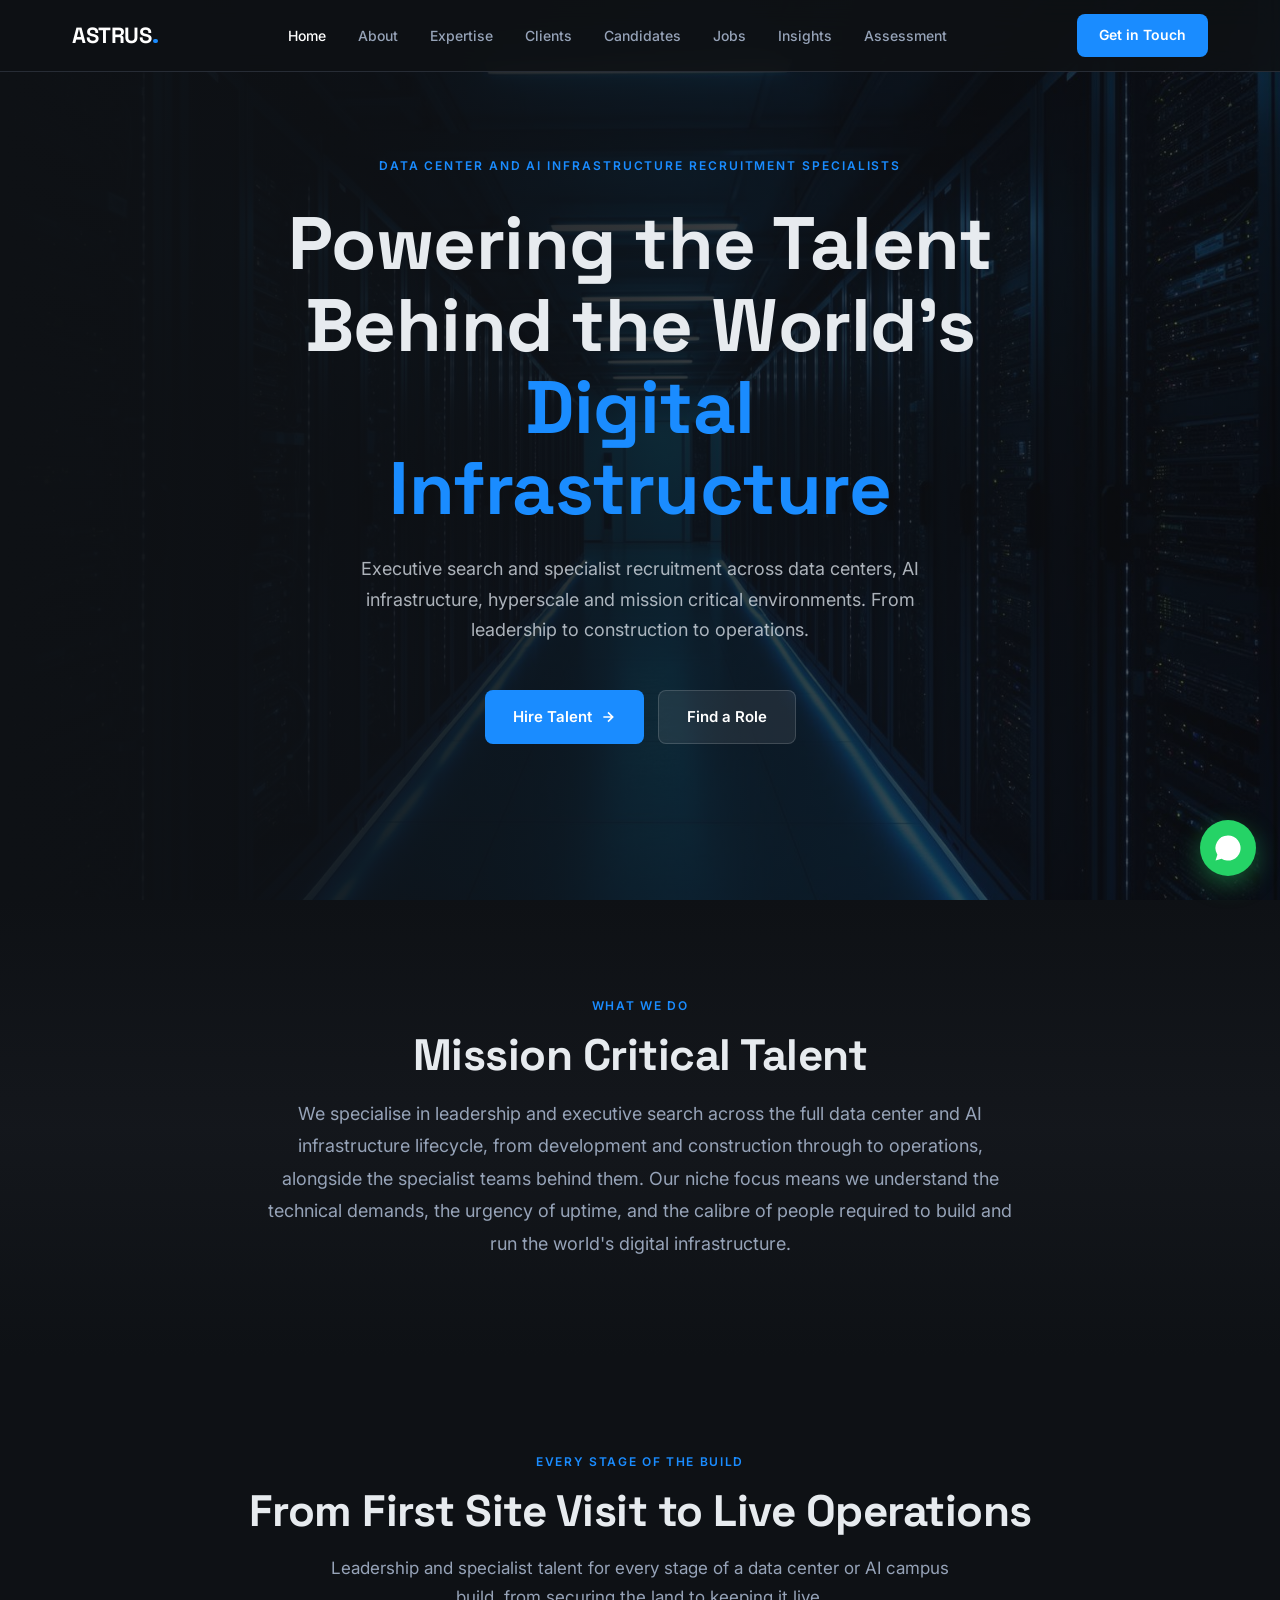
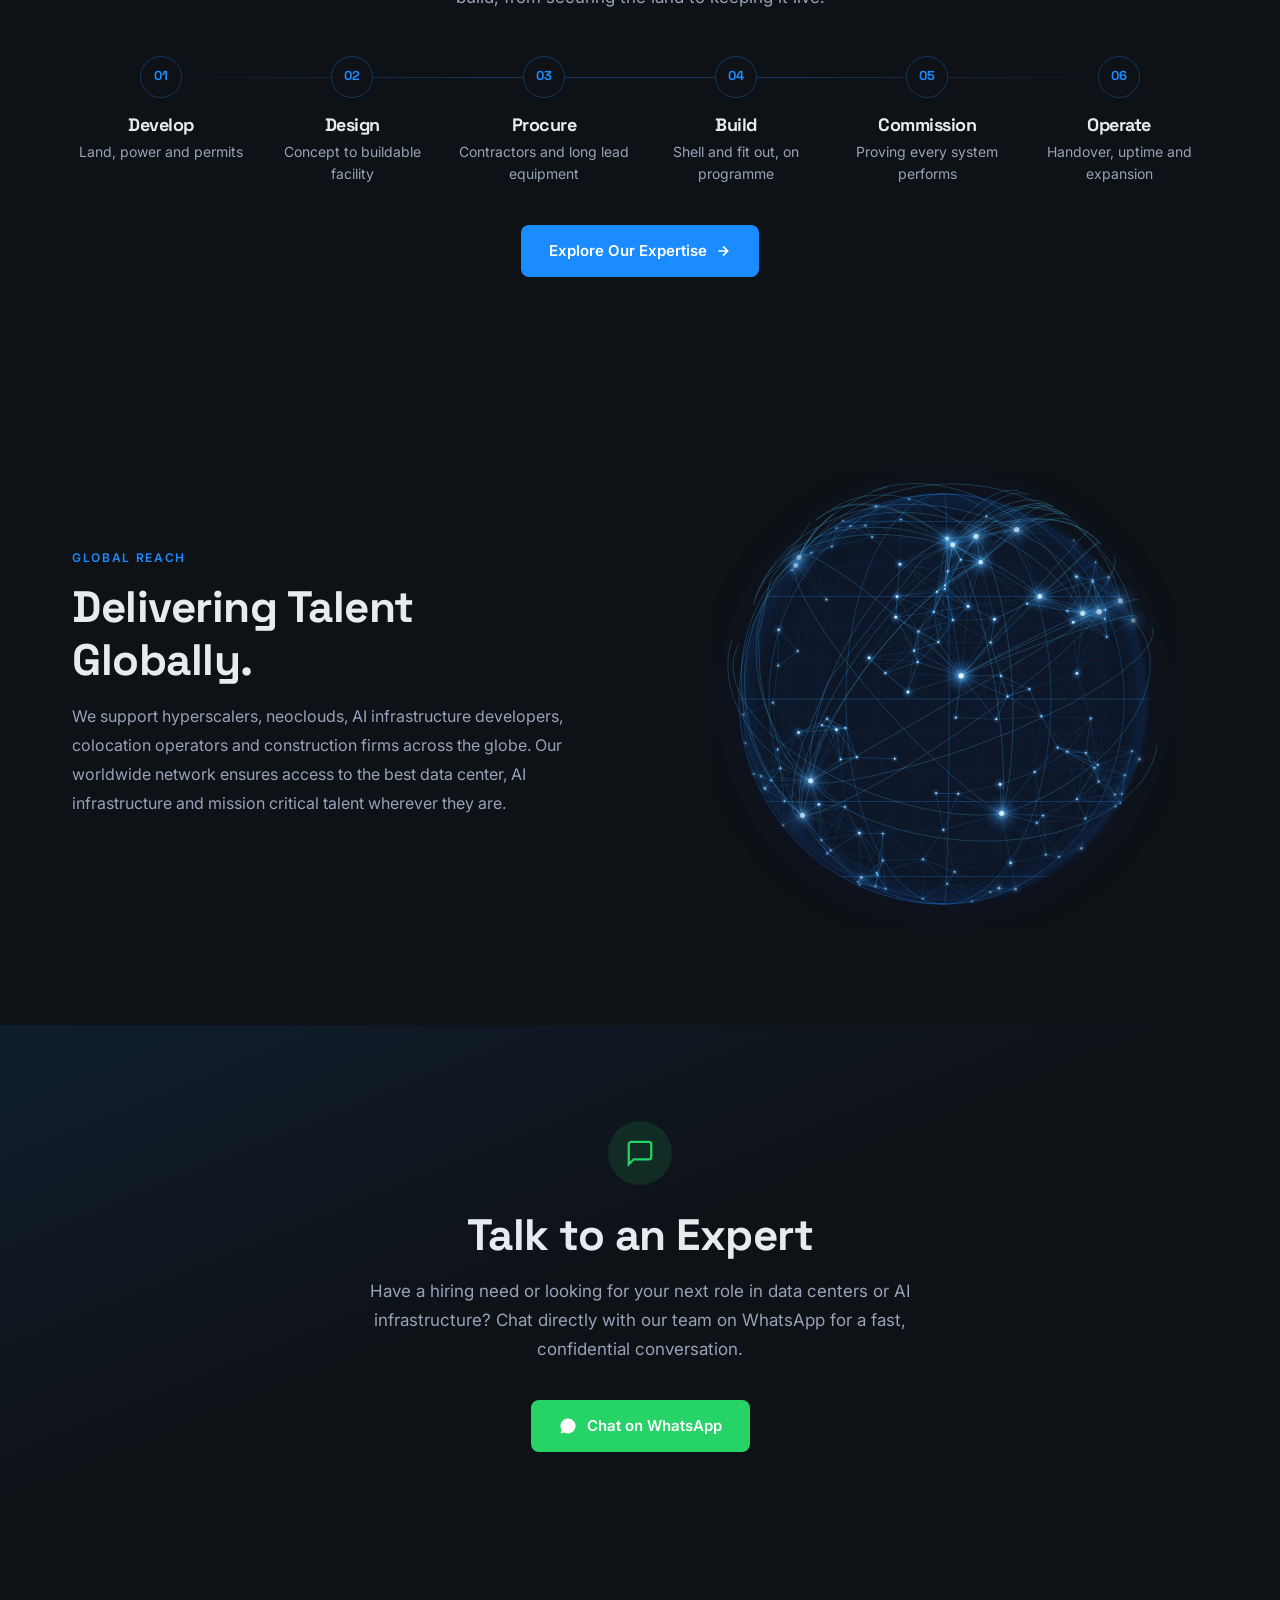
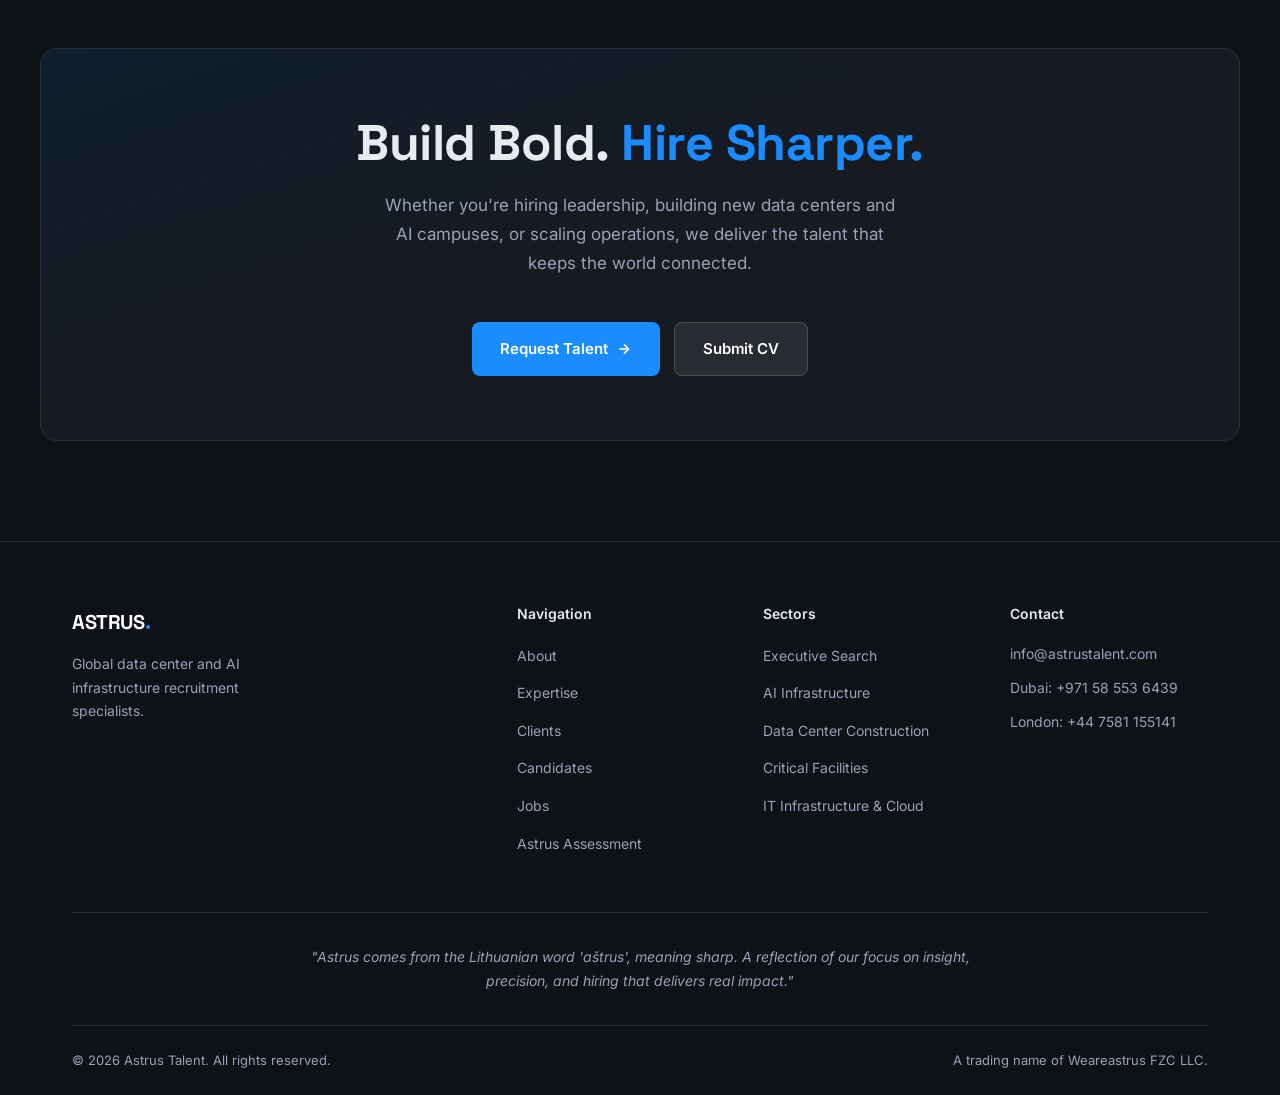
<file: index.html>
<!DOCTYPE html>
<html lang="en">
<head>
<!-- Google tag (gtag.js) -->
<script async src="https://www.googletagmanager.com/gtag/js?id=G-Y46DG24L52"></script>
<script>
  window.dataLayer = window.dataLayer || [];
  function gtag(){dataLayer.push(arguments);}
  gtag('js', new Date());
  gtag('config', 'G-Y46DG24L52');
</script>
  <meta charset="UTF-8">
  <meta name="viewport" content="width=device-width, initial-scale=1.0">
  <meta name="description" content="Astrus Talent is a global executive search and recruitment specialist for data centers, AI infrastructure, hyperscale and mission critical environments, from leadership to construction to operations.">
  <meta name="keywords" content="data center recruitment, AI infrastructure recruitment, data center executive search, AI data center jobs, hyperscale recruitment, neocloud recruitment, colocation jobs, mission critical staffing, data center headhunter">
  <meta name="robots" content="index, follow">
  <meta name="theme-color" content="#0f1420">

  <title>Astrus Talent | Data Center and AI Infrastructure Recruitment Specialists</title>

  <link rel="canonical" href="https://astrustalent.com/">

  <!-- Open Graph -->
  <meta property="og:type" content="website">
  <meta property="og:url" content="https://astrustalent.com/">
  <meta property="og:title" content="Astrus Talent | Data Center and AI Infrastructure Recruitment Specialists">
  <meta property="og:description" content="Executive search and specialist recruitment across data centers, AI infrastructure, hyperscale and mission critical environments. From leadership to construction to operations.">
  <meta property="og:site_name" content="Astrus Talent">

  <!-- Twitter Card -->
  <meta name="twitter:card" content="summary_large_image">
  <meta name="twitter:title" content="Astrus Talent | Data Center and AI Infrastructure Recruitment">
  <meta name="twitter:description" content="Global executive search and specialist recruitment for data centers, AI infrastructure and mission critical environments.">

  <!-- Structured Data -->
  <script type="application/ld+json">
  {
    "@context": "https://schema.org",
    "@graph": [
      {
        "@type": "Organization",
        "@id": "https://astrustalent.com/#organization",
        "name": "Astrus Talent",
        "url": "https://astrustalent.com/",
        "description": "Global executive search and specialist recruitment firm for data centers, AI infrastructure and mission critical environments.",
        "areaServed": ["GB", "AE", "EU", "EMEA"],
        "sameAs": ["https://www.linkedin.com/company/astrus-talent"],
        "contactPoint": [
          {
            "@type": "ContactPoint",
            "telephone": "+44-7581-155141",
            "contactType": "customer service",
            "areaServed": "GB",
            "availableLanguage": "English"
          },
          {
            "@type": "ContactPoint",
            "telephone": "+971-58-553-6439",
            "contactType": "customer service",
            "areaServed": "AE",
            "availableLanguage": "English"
          }
        ]
      },
      {
        "@type": "WebSite",
        "@id": "https://astrustalent.com/#website",
        "url": "https://astrustalent.com/",
        "name": "Astrus Talent",
        "publisher": { "@id": "https://astrustalent.com/#organization" }
      },
      {
        "@type": "EmploymentAgency",
        "@id": "https://astrustalent.com/#agency",
        "name": "Astrus Talent",
        "url": "https://astrustalent.com/",
        "telephone": "+44-7581-155141",
        "email": "info@astrustalent.com",
        "address": { "@type": "PostalAddress", "addressCountry": "GB" }
      }
    ]
  }
  </script>

  <link rel="preconnect" href="https://fonts.googleapis.com">
  <link rel="preconnect" href="https://fonts.gstatic.com" crossorigin>
  <link href="https://fonts.googleapis.com/css2?family=Space+Grotesk:wght@400;500;600;700&family=Inter:wght@400;500;600&display=swap" rel="stylesheet">

  <style>
    *, *::before, *::after { box-sizing: border-box; margin: 0; padding: 0; }

    :root {
      --bg: #0e1115;
      --card: #171a21;
      --card-border: #272c35;
      --blue: #1a8cff;
      --blue-dim: rgba(26,140,255,0.1);
      --blue-border: rgba(26,140,255,0.3);
      --text: #e7ebef;
      --muted: #96a3b8;
      --nav-h: 72px;
    }

    html { scroll-behavior: smooth; }

    body {
      background: var(--bg);
      color: var(--text);
      font-family: 'Inter', sans-serif;
      font-size: 16px;
      line-height: 1.6;
      -webkit-font-smoothing: antialiased;
    }

    h1, h2, h3, h4 {
      font-family: 'Space Grotesk', sans-serif;
      font-weight: 700;
      letter-spacing: -0.5px;
      line-height: 1.2;
    }

    a { color: inherit; text-decoration: none; }

    .container {
      max-width: 1200px;
      margin: 0 auto;
      padding: 0 32px;
    }

    /* ── NAV ── */
    nav {
      position: fixed;
      top: 0; left: 0; right: 0;
      height: var(--nav-h);
      z-index: 100;
      background: rgba(14,17,21,0.9);
      backdrop-filter: blur(16px);
      -webkit-backdrop-filter: blur(16px);
      border-bottom: 1px solid var(--card-border);
    }

    nav .container { height: 100%; }

    .nav-inner {
      display: flex;
      align-items: center;
      justify-content: space-between;
      height: 100%;
    }

    .wordmark {
      font-family: 'Space Grotesk', sans-serif;
      font-weight: 700;
      font-size: 22px;
      letter-spacing: -0.5px;
      color: #fff;
      display: inline-flex;
      align-items: baseline;
    }

    .wordmark .dot {
      display: inline-block;
      width: 0.22em;
      height: 0.22em;
      border-radius: 50%;
      background: var(--blue);
      margin-left: 2px;
      position: relative;
      top: 0.02em;
    }

    .nav-links {
      display: flex;
      align-items: center;
      gap: 32px;
      list-style: none;
    }

    .nav-links a {
      font-size: 14px;
      font-weight: 500;
      color: var(--muted);
      transition: color 0.2s;
    }

    .nav-links a:hover,
    .nav-links a.active { color: #fff; }

    .btn-nav {
      background: var(--blue);
      color: #fff;
      font-family: 'Inter', sans-serif;
      font-weight: 600;
      font-size: 14px;
      padding: 10px 22px;
      border-radius: 8px;
      border: none;
      cursor: pointer;
      transition: background 0.2s, transform 0.15s;
      display: inline-block;
    }

    .btn-nav:hover {
      background: #2563eb;
      transform: translateY(-1px);
    }

    .nav-toggle {
      display: none;
      flex-direction: column;
      gap: 5px;
      cursor: pointer;
      background: none;
      border: none;
      padding: 4px;
    }

    .nav-toggle span {
      display: block;
      width: 22px;
      height: 2px;
      background: var(--text);
      border-radius: 2px;
    }

    /* ── HERO ── */
    #hero {
      position: relative;
      min-height: 100vh;
      display: flex;
      align-items: center;
      justify-content: center;
      text-align: center;
      overflow: hidden;
    }

    .hero-bg {
      position: absolute;
      inset: 0;
      background-image: url('images/hero-datacenter.jpg');
      background-size: cover;
      background-position: center;
    }

    .hero-overlay {
      position: absolute;
      inset: 0;
      background: linear-gradient(to right, #0e1115, rgba(14,17,21,0.85), rgba(14,17,21,0.6));
    }

    .hero-content {
      position: relative;
      z-index: 2;
      max-width: 860px;
      padding: 0 24px;
    }

    .hero-eyebrow {
      font-size: 12px;
      font-weight: 600;
      letter-spacing: 0.16em;
      text-transform: uppercase;
      color: var(--blue);
      margin-bottom: 28px;
    }

    .hero-title {
      font-size: clamp(40px, 5.8vw, 76px);
      color: var(--text);
      margin-bottom: 24px;
      line-height: 1.1;
    }

    .hero-title .accent { color: var(--blue); }

    .hero-sub {
      font-size: clamp(15px, 1.6vw, 18px);
      color: rgba(226,232,240,0.75);
      margin-bottom: 44px;
      line-height: 1.7;
      max-width: 620px;
      margin-left: auto;
      margin-right: auto;
    }

    .hero-ctas {
      display: flex;
      gap: 14px;
      justify-content: center;
      flex-wrap: wrap;
    }

    .btn-hero-primary {
      background: var(--blue);
      color: #fff;
      font-family: 'Inter', sans-serif;
      font-weight: 600;
      font-size: 15px;
      padding: 14px 28px;
      border-radius: 8px;
      border: none;
      cursor: pointer;
      display: inline-flex;
      align-items: center;
      gap: 8px;
      transition: background 0.2s, transform 0.15s;
    }

    .btn-hero-primary:hover {
      background: #2563eb;
      transform: translateY(-1px);
    }

    .btn-hero-primary svg { width: 16px; height: 16px; }

    .btn-hero-secondary {
      background: rgba(255,255,255,0.08);
      color: #fff;
      font-family: 'Inter', sans-serif;
      font-weight: 600;
      font-size: 15px;
      padding: 14px 28px;
      border-radius: 8px;
      border: 1px solid rgba(255,255,255,0.15);
      cursor: pointer;
      display: inline-block;
      transition: background 0.2s, transform 0.15s;
    }

    .btn-hero-secondary:hover {
      background: rgba(255,255,255,0.14);
      transform: translateY(-1px);
    }

    /* ── EXPERTISE ── */
    #expertise {
      padding: 96px 0;
    }

    .section-eyebrow {
      font-size: 12px;
      font-weight: 600;
      letter-spacing: 0.14em;
      text-transform: uppercase;
      color: var(--blue);
      text-align: center;
      margin-bottom: 14px;
    }

    .section-title {
      font-size: clamp(28px, 3.5vw, 44px);
      color: var(--text);
      text-align: center;
      margin-bottom: 16px;
    }

    .section-sub {
      font-size: 17px;
      color: var(--muted);
      text-align: center;
      max-width: 580px;
      margin: 0 auto 64px;
      line-height: 1.7;
    }

    .expertise-grid {
      display: grid;
      grid-template-columns: repeat(2, 1fr);
      gap: 24px;
    }

    .card-supporting {
      font-size: 13px;
      color: var(--muted);
      margin-top: 18px;
      padding-top: 16px;
      border-top: 1px solid var(--card-border);
    }

    .expertise-card {
      background: rgba(23,26,33,0.8);
      border: 1px solid var(--card-border);
      border-radius: 12px;
      overflow: hidden;
      transition: border-color 0.2s, transform 0.2s;
    }

    a.expertise-card { display:block; text-decoration:none; color:inherit; }
    .expertise-card .card-header { margin-bottom:0; }
    .expertise-card .card-body { padding:24px 28px; }
    .expertise-grid { grid-template-columns: repeat(3, 1fr); }
    @media (max-width: 960px) { .expertise-grid { grid-template-columns: repeat(2, 1fr); } }
    .expertise-card:hover {
      border-color: var(--blue-border);
      transform: translateY(-3px);
    }

    .card-image {
      width: 100%;
      height: 220px;
      object-fit: cover;
      display: block;
    }

    .card-body {
      padding: 28px 32px 36px;
    }

    .card-header {
      display: flex;
      align-items: center;
      gap: 14px;
      margin-bottom: 20px;
    }

    .card-icon {
      width: 44px;
      height: 44px;
      border-radius: 10px;
      display: flex;
      align-items: center;
      justify-content: center;
      flex-shrink: 0;
    }

    .card-icon svg { width: 22px; height: 22px; }

    /* All card icons use the single brand blue, matching the live site */
    .card-icon.blue,
    .card-icon.teal,
    .card-icon.orange,
    .card-icon.purple,
    .card-icon.green { background: var(--blue-dim); }

    .card-icon.blue svg,
    .card-icon.teal svg,
    .card-icon.orange svg,
    .card-icon.purple svg,
    .card-icon.green svg { stroke: var(--blue); }

    .card-title {
      font-size: 19px;
      color: var(--text);
      font-weight: 700;
    }

    .card-list {
      list-style: none;
      display: flex;
      flex-direction: column;
      gap: 10px;
    }

    .card-list li {
      font-size: 15px;
      color: var(--muted);
      display: flex;
      align-items: center;
      gap: 10px;
    }

    .card-list li::before {
      content: '';
      width: 6px;
      height: 6px;
      border-radius: 50%;
      background: var(--blue);
      flex-shrink: 0;
    }

    /* ── GLOBAL REACH ── */
    #global {
      padding: 96px 0;
      background: var(--bg);
    }

    .global-inner {
      display: grid;
      grid-template-columns: 1fr 1fr;
      gap: 80px;
      align-items: center;
    }

    .globe-wrap {
      width: 100%;
      display: flex;
      align-items: center;
      justify-content: center;
    }

    .globe-mask {
      width: 460px;
      height: 460px;
      flex-shrink: 0;
    }

    #globeCanvas {
      display: block;
    }

    .global-content .section-eyebrow { text-align: left; }
    .global-content .section-title { text-align: left; }

    .global-content p:not(.section-eyebrow) {
      font-size: 16px;
      color: var(--muted);
      line-height: 1.8;
      margin-bottom: 32px;
    }


    /* ── WHAT WE DO ── */
    #what-we-do {
      padding: 96px 0;
      text-align: center;
      background: linear-gradient(to bottom, #0e1115, rgba(33,36,44,0.3), #0e1115);
    }

    .what-we-do-lead {
      font-size: 18px;
      color: var(--muted);
      line-height: 1.8;
      max-width: 760px;
      margin: 8px auto 0;
    }

    /* ── TALK TO AN EXPERT ── */
    #talk-expert {
      padding: 96px 0;
      text-align: center;
      background: linear-gradient(to right bottom, rgba(26,140,255,0.1), #0e1115, #0e1115);
    }

    .talk-expert-icon {
      width: 64px;
      height: 64px;
      border-radius: 50%;
      background: rgba(37,211,102,0.12);
      display: flex;
      align-items: center;
      justify-content: center;
      margin: 0 auto 24px;
    }

    .talk-expert-icon svg { width: 30px; height: 30px; }

    .btn-whatsapp {
      background: #25d366;
      color: #fff;
      font-family: 'Inter', sans-serif;
      font-weight: 600;
      font-size: 15px;
      padding: 14px 28px;
      border-radius: 8px;
      display: inline-flex;
      align-items: center;
      gap: 10px;
      transition: background 0.2s, transform 0.15s;
    }

    .btn-whatsapp:hover {
      background: #1da851;
      transform: translateY(-1px);
    }

    /* ── CTA BAND ── */
    #cta-band {
      padding: 100px 0;
      text-align: center;
      background: var(--bg);
    }

    #cta-band .container {
      background: linear-gradient(to right bottom, rgba(26,140,255,0.1), #171a21, #171a21);
      border: 1px solid var(--card-border);
      border-radius: 16px;
      padding: 64px;
    }

    .cta-band-title {
      font-size: clamp(28px, 4vw, 50px);
      color: var(--text);
      margin-bottom: 18px;
    }

    .cta-band-sub {
      font-size: 17px;
      color: var(--muted);
      margin-bottom: 44px;
      max-width: 520px;
      margin-left: auto;
      margin-right: auto;
      line-height: 1.7;
    }

    .cta-band-buttons {
      display: flex;
      gap: 14px;
      justify-content: center;
      flex-wrap: wrap;
    }

    /* ── FOOTER ── */
    footer {
      background: var(--bg);
      border-top: 1px solid var(--card-border);
      padding: 64px 0 0;
    }

    .footer-grid {
      display: grid;
      grid-template-columns: 2fr 1fr 1fr 1fr;
      gap: 48px;
      padding-bottom: 56px;
      border-bottom: 1px solid var(--card-border);
    }

    .footer-brand .wordmark { font-size: 20px; }

    .footer-brand p {
      font-size: 14px;
      color: var(--muted);
      margin-top: 14px;
      line-height: 1.7;
      max-width: 240px;
    }

    .footer-col h4 {
      font-family: 'Inter', sans-serif;
      font-size: 14px;
      font-weight: 600;
      letter-spacing: normal;
      text-transform: none;
      color: var(--text);
      margin-bottom: 20px;
    }

    .footer-col ul {
      list-style: none;
      display: flex;
      flex-direction: column;
      gap: 12px;
    }

    .footer-col ul a {
      font-size: 14px;
      color: var(--muted);
      transition: color 0.2s;
    }

    .footer-col ul a:hover { color: var(--text); }

    .footer-col .contact-item {
      font-size: 14px;
      color: var(--muted);
      line-height: 1.6;
    }

    .footer-col .contact-item a {
      color: var(--muted);
      transition: color 0.2s;
    }

    .footer-col .contact-item a:hover { color: var(--text); }

    .footer-quote {
      padding: 32px 0;
      text-align: center;
      border-bottom: 1px solid var(--card-border);
    }

    .footer-quote p {
      font-size: 14px;
      color: var(--muted);
      font-style: italic;
      max-width: 700px;
      margin: 0 auto;
      line-height: 1.7;
    }

    .footer-bottom {
      padding: 24px 0;
      display: flex;
      align-items: center;
      justify-content: space-between;
      font-size: 13px;
      color: var(--muted);
    }

    /* ── MOBILE MENU ── */
    .mobile-menu {
      display: none;
      position: fixed;
      top: var(--nav-h);
      left: 0; right: 0; bottom: 0;
      background: var(--bg);
      z-index: 99;
      padding: 36px 32px;
      flex-direction: column;
      gap: 24px;
      border-top: 1px solid var(--card-border);
      overflow-y: auto;
    }

    .mobile-menu.open { display: flex; }

    .mobile-menu a {
      font-family: 'Space Grotesk', sans-serif;
      font-size: 22px;
      font-weight: 700;
      color: var(--text);
      letter-spacing: -0.3px;
    }

    .mobile-menu a:hover { color: var(--blue); }

    /* ── FADE IN ── */
    .fade-up {
      opacity: 0;
      transform: translateY(20px);
      transition: opacity 0.6s ease, transform 0.6s ease;
    }

    .fade-up.visible {
      opacity: 1;
      transform: translateY(0);
    }


    #lifecycle-teaser { padding: 96px 0; }
    .lt-sub { text-align: center; color: var(--muted); max-width: 620px; margin: 0 auto 44px; font-size: 17px; line-height: 1.7; }
    .lt-track { display: grid; grid-template-columns: repeat(6, 1fr); gap: 14px; position: relative; margin-bottom: 40px; }
    .lt-track::before { content: ''; position: absolute; left: 6%; right: 6%; top: 21px; height: 1px; background: linear-gradient(90deg, transparent, var(--blue-border), var(--blue-border), transparent); }
    .lt-step { text-align: center; position: relative; }
    .lt-dot { width: 42px; height: 42px; margin: 0 auto 16px; border-radius: 50%; background: #0e1115; border: 1px solid var(--blue-border); display: flex; align-items: center; justify-content: center; font-family: 'Space Grotesk', sans-serif; font-weight: 700; font-size: 13px; color: var(--blue); position: relative; }
    .lt-step h3 { font-family: 'Space Grotesk', sans-serif; font-size: 18px; color: var(--text); margin-bottom: 6px; }
    .lt-step p { font-size: 14px; color: var(--muted); line-height: 1.55; }
    .lt-cta { text-align: center; }
    @media (max-width: 960px) {
      .lt-track { grid-template-columns: repeat(3, 1fr); row-gap: 32px; }
      .lt-track::before { display: none; }
    }
    @media (max-width: 640px) {
      #lifecycle-teaser { padding: 72px 0; }
      .lt-track { grid-template-columns: 1fr 1fr; }
    }

    /* ── RESPONSIVE ── */
    @media (max-width: 960px) {
      .expertise-grid { grid-template-columns: 1fr; }
      .global-inner { grid-template-columns: 1fr; gap: 48px; }
      .footer-grid { grid-template-columns: 1fr 1fr; gap: 36px; }
    }

    @media (max-width: 640px) {
      .container { padding: 0 20px; }
      #expertise, #global, #cta-band { padding: 72px 0; }
      .footer-grid { grid-template-columns: 1fr; }
      .footer-bottom { flex-direction: column; gap: 12px; text-align: center; }
      .nav-links-desktop { display: none; }
      .nav-toggle { display: flex; }
      .hero-ctas { flex-direction: column; align-items: center; }
      .global-inner > * { min-width: 0; }
      .globe-mask { width: min(460px, 100%); height: auto; aspect-ratio: 1; }
      #globeCanvas { width: 100%; height: auto; }
    }
  </style>
  <link rel="icon" type="image/svg+xml" href="/favicon.svg">
  <link rel="icon" type="image/png" sizes="512x512" href="/icon-512.png">
  <link rel="apple-touch-icon" href="/icon-512.png">
  <meta property="og:image" content="https://astrustalent.com/og-image.png">
  <meta property="og:image:width" content="1200">
  <meta property="og:image:height" content="630">
  <meta property="og:image:alt" content="Astrus Talent, data center and AI infrastructure recruitment specialists">
  <meta name="twitter:image" content="https://astrustalent.com/og-image.png">
</head>
<body>

  <!-- NAV -->
  <nav>
    <div class="container">
      <div class="nav-inner">
        <a href="#" class="wordmark">ASTRUS<span class="dot"></span></a>
        <ul class="nav-links nav-links-desktop">
          <li><a href="index.html" class="active">Home</a></li>
          <li><a href="about.html">About</a></li>
          <li><a href="expertise.html">Expertise</a></li>
          <li><a href="clients.html">Clients</a></li>
          <li><a href="candidates.html">Candidates</a></li>
          <li><a href="jobs.html">Jobs</a></li>
          <li><a href="insights.html">Insights</a></li>
          <li><a href="assessment.html">Assessment</a></li>
        </ul>
        <div style="display:flex;align-items:center;gap:12px;">
          <a href="contact.html" class="btn-nav">Get in Touch</a>
          <button class="nav-toggle" id="nav-toggle" aria-label="Open menu">
            <span></span><span></span><span></span>
          </button>
        </div>
      </div>
    </div>
  </nav>

  <!-- MOBILE MENU -->
  <div class="mobile-menu" id="mobile-menu">
    <a href="index.html" class="mob-link">Home</a>
    <a href="about.html" class="mob-link">About</a>
    <a href="expertise.html" class="mob-link">Expertise</a>
    <a href="clients.html" class="mob-link">Clients</a>
    <a href="candidates.html" class="mob-link">Candidates</a>
    <a href="jobs.html" class="mob-link">Jobs</a>
    <a href="insights.html" class="mob-link">Insights</a>
    <a href="assessment.html" class="mob-link">Assessment</a>
    <a href="contact.html" class="btn-nav" style="width:fit-content;margin-top:8px;">Get in Touch</a>
  </div>

  <!-- HERO -->
  <section id="hero">
    <div class="hero-bg"></div>
    <div class="hero-overlay"></div>
    <div class="hero-content">
      <p class="hero-eyebrow">Data Center and AI Infrastructure Recruitment Specialists</p>
      <h1 class="hero-title">
        Powering the Talent<br>
        Behind the World's <span class="accent">Digital<br>Infrastructure</span>
      </h1>
      <p class="hero-sub">
        Executive search and specialist recruitment across data centers, AI infrastructure, hyperscale and mission critical environments. From leadership to construction to operations.
      </p>
      <div class="hero-ctas">
        <a href="contact.html#contact-form" class="btn-hero-primary">
          Hire Talent
          <svg viewBox="0 0 24 24" fill="none" stroke="currentColor" stroke-width="2.5"><path d="M5 12h14M12 5l7 7-7 7"/></svg>
        </a>
        <a href="jobs.html" class="btn-hero-secondary">Find a Role</a>
      </div>
    </div>
  </section>

  <!-- WHAT WE DO -->
  <section id="what-we-do">
    <div class="container">
      <p class="section-eyebrow fade-up">What We Do</p>
      <h2 class="section-title fade-up">Mission Critical Talent</h2>
      <p class="what-we-do-lead fade-up">
        We specialise in leadership and executive search across the full data center and AI infrastructure lifecycle, from development and construction through to operations, alongside the specialist teams behind them. Our niche focus means we understand the technical demands, the urgency of uptime, and the calibre of people required to build and run the world's digital infrastructure.
      </p>
    </div>
  </section>

  <!-- LIFECYCLE TEASER -->
  <section id="lifecycle-teaser">
    <div class="container">
      <p class="section-eyebrow fade-up">Every Stage of the Build</p>
      <h2 class="section-title fade-up">From First Site Visit to Live Operations</h2>
      <p class="lt-sub fade-up">Leadership and specialist talent for every stage of a data center or AI campus build, from securing the land to keeping it live.</p>
      <div class="lt-track">
        <div class="lt-step fade-up">
          <div class="lt-dot">01</div>
          <h3>Develop</h3>
          <p>Land, power and permits</p>
        </div>
        <div class="lt-step fade-up">
          <div class="lt-dot">02</div>
          <h3>Design</h3>
          <p>Concept to buildable facility</p>
        </div>
        <div class="lt-step fade-up">
          <div class="lt-dot">03</div>
          <h3>Procure</h3>
          <p>Contractors and long lead equipment</p>
        </div>
        <div class="lt-step fade-up">
          <div class="lt-dot">04</div>
          <h3>Build</h3>
          <p>Shell and fit out, on programme</p>
        </div>
        <div class="lt-step fade-up">
          <div class="lt-dot">05</div>
          <h3>Commission</h3>
          <p>Proving every system performs</p>
        </div>
        <div class="lt-step fade-up">
          <div class="lt-dot">06</div>
          <h3>Operate</h3>
          <p>Handover, uptime and expansion</p>
        </div>
      </div>
      <div class="lt-cta fade-up">
        <a href="expertise.html#lifecycle" class="btn-hero-primary">
          Explore Our Expertise
          <svg viewBox="0 0 24 24" fill="none" stroke="currentColor" stroke-width="2.5"><path d="M5 12h14M12 5l7 7-7 7"/></svg>
        </a>
      </div>
    </div>
  </section>

  <!-- GLOBAL REACH -->
  <section id="global">
    <div class="container">
      <div class="global-inner">
        <div class="global-content fade-up">
          <p class="section-eyebrow" style="text-align:left;">Global Reach</p>
          <h2 class="section-title" style="text-align:left;">Delivering Talent Globally.</h2>
          <p>We support hyperscalers, neoclouds, AI infrastructure developers, colocation operators and construction firms across the globe. Our worldwide network ensures access to the best data center, AI infrastructure and mission critical talent wherever they are.</p>
        </div>
        <div class="globe-wrap fade-up">
          <div class="globe-mask">
            <canvas id="globeCanvas" width="460" height="460"></canvas>
          </div>
        </div>
      </div>
    </div>
  </section>

  <!-- TALK TO AN EXPERT -->
  <section id="talk-expert">
    <div class="container">
      <div class="talk-expert-icon fade-up">
        <svg viewBox="0 0 24 24" fill="none" stroke="#25d366" stroke-width="1.8"><path d="M21 15a2 2 0 0 1-2 2H7l-4 4V5a2 2 0 0 1 2-2h14a2 2 0 0 1 2 2z"/></svg>
      </div>
      <h2 class="section-title fade-up">Talk to an Expert</h2>
      <p class="section-sub fade-up" style="margin-bottom:36px;">
        Have a hiring need or looking for your next role in data centers or AI infrastructure? Chat directly with our team on WhatsApp for a fast, confidential conversation.
      </p>
      <div style="text-align:center;">
        <a href="https://wa.me/971585536439" target="_blank" rel="noopener" class="btn-whatsapp fade-up">
          <svg viewBox="0 0 24 24" style="width:18px;height:18px;fill:#fff;"><path d="M17.5 14.4c-.3-.2-1.7-.9-2-1-.3-.1-.5-.1-.7.2-.2.3-.7 1-.9 1.1-.2.2-.3.2-.6.1-.3-.2-1.2-.5-2.3-1.4-.9-.8-1.4-1.7-1.6-2-.2-.3 0-.5.1-.6l.5-.5c.1-.2.2-.3.3-.5.1-.2 0-.4 0-.5s-.7-1.6-.9-2.2c-.2-.6-.5-.5-.7-.5h-.6c-.2 0-.5.1-.8.4-.3.3-1 1-1 2.4s1 2.8 1.2 3c.2.2 2 3.1 4.9 4.3.7.3 1.2.5 1.6.6.7.2 1.3.2 1.8.1.5-.1 1.7-.7 1.9-1.4.2-.7.2-1.2.2-1.4-.1-.1-.3-.2-.6-.3zM12 2a10 10 0 0 0-8.5 15.3L2 22l4.8-1.5A10 10 0 1 0 12 2z"/></svg>
          Chat on WhatsApp
        </a>
      </div>
    </div>
  </section>

  <!-- CTA BAND -->
  <section id="cta-band">
    <div class="container">
      <h2 class="cta-band-title fade-up">Build Bold. <span style="color:var(--blue)">Hire Sharper.</span></h2>
      <p class="cta-band-sub fade-up">Whether you're hiring leadership, building new data centers and AI campuses, or scaling operations, we deliver the talent that keeps the world connected.</p>
      <div class="cta-band-buttons fade-up">
        <a href="contact.html#contact-form" class="btn-hero-primary">
          Request Talent
          <svg viewBox="0 0 24 24" fill="none" stroke="currentColor" stroke-width="2.5"><path d="M5 12h14M12 5l7 7-7 7"/></svg>
        </a>
        <a href="candidates.html#cv-form" class="btn-hero-secondary">Submit CV</a>
      </div>
    </div>
  </section>

  <!-- FOOTER -->
  <footer>
    <div class="container">
      <div class="footer-grid">

        <div class="footer-brand">
          <a href="#" class="wordmark">ASTRUS<span class="dot"></span></a>
          <p>Global data center and AI infrastructure recruitment specialists.</p>
        </div>

        <div class="footer-col">
          <h4>Navigation</h4>
          <ul>
            <li><a href="about.html">About</a></li>
            <li><a href="expertise.html">Expertise</a></li>
            <li><a href="clients.html">Clients</a></li>
            <li><a href="candidates.html">Candidates</a></li>
            <li><a href="jobs.html">Jobs</a></li>
            <li><a href="assessment.html">Astrus Assessment</a></li>
          </ul>
        </div>

        <div class="footer-col">
          <h4>Sectors</h4>
          <ul>
            <li><a href="expertise.html">Executive Search</a></li>
            <li><a href="expertise.html">AI Infrastructure</a></li>
            <li><a href="expertise.html">Data Center Construction</a></li>
            <li><a href="expertise.html">Critical Facilities</a></li>
            <li><a href="expertise.html">IT Infrastructure &amp; Cloud</a></li>
          </ul>
        </div>

        <div class="footer-col">
          <h4>Contact</h4>
          <div style="display:flex;flex-direction:column;gap:12px;">
            <div class="contact-item"><a href="mailto:info@astrustalent.com">info@astrustalent.com</a></div>
            <div class="contact-item">Dubai: <a href="tel:+971585536439">+971 58 553 6439</a></div>
            <div class="contact-item">London: <a href="tel:+447581155141">+44 7581 155141</a></div>
          </div>
        </div>

      </div>

      <div class="footer-quote">
        <p>"Astrus comes from the Lithuanian word 'aštrus', meaning sharp. A reflection of our focus on insight, precision, and hiring that delivers real impact."</p>
      </div>

      <div class="footer-bottom">
        <span>© 2026 Astrus Talent. All rights reserved.</span>
        <span>A trading name of Weareastrus FZC LLC.</span>
      </div>
    </div>
  </footer>

  <a href="https://wa.me/971585536439" target="_blank" rel="noopener" aria-label="Chat on WhatsApp"
     style="position:fixed;right:24px;bottom:24px;z-index:90;width:56px;height:56px;border-radius:50%;background:#25d366;display:flex;align-items:center;justify-content:center;box-shadow:0 8px 24px rgba(37,211,102,0.4);">
    <svg viewBox="0 0 24 24" style="width:30px;height:30px;fill:#fff;"><path d="M17.5 14.4c-.3-.2-1.7-.9-2-1-.3-.1-.5-.1-.7.2-.2.3-.7 1-.9 1.1-.2.2-.3.2-.6.1-.3-.2-1.2-.5-2.3-1.4-.9-.8-1.4-1.7-1.6-2-.2-.3 0-.5.1-.6l.5-.5c.1-.2.2-.3.3-.5.1-.2 0-.4 0-.5s-.7-1.6-.9-2.2c-.2-.6-.5-.5-.7-.5h-.6c-.2 0-.5.1-.8.4-.3.3-1 1-1 2.4s1 2.8 1.2 3c.2.2 2 3.1 4.9 4.3.7.3 1.2.5 1.6.6.7.2 1.3.2 1.8.1.5-.1 1.7-.7 1.9-1.4.2-.7.2-1.2.2-1.4-.1-.1-.3-.2-.6-.3zM12 2a10 10 0 0 0-8.5 15.3L2 22l4.8-1.5A10 10 0 1 0 12 2z"/></svg>
  </a>

  <script>
    // Mobile nav
    const toggle = document.getElementById('nav-toggle');
    const mobileMenu = document.getElementById('mobile-menu');
    toggle.addEventListener('click', () => mobileMenu.classList.toggle('open'));
    document.querySelectorAll('.mob-link').forEach(a => {
      a.addEventListener('click', () => mobileMenu.classList.remove('open'));
    });

    // Scroll fade-in (robust: never leave content blank)
    const fadeEls = document.querySelectorAll('.fade-up');
    const revealAll = () => fadeEls.forEach(el => el.classList.add('visible'));
    if (window.location.hash || !('IntersectionObserver' in window) || !fadeEls.length) {
      revealAll();
    } else {
      const observer = new IntersectionObserver((entries) => {
        entries.forEach((entry) => {
          if (entry.isIntersecting) { entry.target.classList.add('visible'); observer.unobserve(entry.target); }
        });
      }, { threshold: 0.05, rootMargin: '0px 0px -8% 0px' });
      fadeEls.forEach(el => observer.observe(el));
      setTimeout(revealAll, 1200);
    }

  </script>
  <script>
    (function() {
      const canvas = document.getElementById('globeCanvas');
      if (!canvas) return;
      const ctx = canvas.getContext('2d');
      const W = 460, H = 460, R = 205, CX = W / 2, CY = H / 2;
      let angle = 0;
      let rafId = null, onScreen = true;
      const shouldRun = () => onScreen && !document.hidden;
      function start() { if (shouldRun() && rafId === null) draw(); }

      function toSphere(latDeg, lngDeg) {
        const r = latDeg * Math.PI / 180, l = lngDeg * Math.PI / 180;
        return { x: Math.cos(r) * Math.sin(l), y: Math.sin(r), z: Math.cos(r) * Math.cos(l) };
      }

      // Grid: lat every 10°, lng every 10°
      const latLines = [], lngLines = [];
      for (let lat = -80; lat <= 80; lat += 10) {
        const pts = [], isMain = lat % 30 === 0;
        for (let lng = 0; lng <= 360; lng += 1.5) pts.push({ ...toSphere(lat, lng), main: isMain });
        latLines.push(pts);
      }
      for (let lng = 0; lng < 360; lng += 10) {
        const pts = [], isMain = lng % 30 === 0;
        for (let lat = -90; lat <= 90; lat += 1) pts.push({ ...toSphere(lat, lng), main: isMain });
        lngLines.push(pts);
      }

      // Major city cluster coords (lat, lng) for realism
      const cityCoords = [
        [51.5,-0.1],[48.8,2.3],[40.7,-74],[34.0,-118],[35.7,139.7],[1.3,103.8],
        [25.2,55.3],[24.7,46.7],[30.0,31.2],[55.7,37.6],[19.4,-99.1],[23.1,113.3],
        [52.5,13.4],[41.9,12.5],[37.6,127],[28.6,77.2],[43.7,-79.4],[-33.9,18.4],
        [-23.5,-46.6],[-34.6,-58.4],[31.2,121.5],[39.9,116.4],[22.5,88.4],[6.5,3.4]
      ];
      const nodes = cityCoords.map(([lat, lng]) => ({
        ...toSphere(lat, lng), size: 2.8 + Math.random() * 1.2, hub: true
      }));
      // Dense random smaller nodes
      for (let i = 0; i < 260; i++) {
        const u = Math.random(), v = Math.random();
        const lat = (Math.acos(2 * u - 1) - Math.PI / 2) * 180 / Math.PI;
        const lng = v * 360 - 180;
        nodes.push({ ...toSphere(lat, lng), size: Math.random() < 0.2 ? 2.0 : 1.2, hub: false });
      }

      // Pre-compute arcs between hub cities for the long-distance glow lines
      const arcs = [];
      for (let i = 0; i < cityCoords.length; i++) {
        for (let j = i + 1; j < cityCoords.length; j++) {
          const ni = nodes[i], nj = nodes[j];
          const dot = ni.x*nj.x + ni.y*nj.y + ni.z*nj.z;
          if (dot > 0.3) continue; // skip very close pairs
          if (Math.random() > 0.35) continue; // keep ~35% of possible arcs
          const steps = 40;
          const pts = [];
          for (let t = 0; t <= steps; t++) {
            const s = t / steps;
            const sx = ni.x + (nj.x - ni.x) * s;
            const sy = ni.y + (nj.y - ni.y) * s;
            const sz = ni.z + (nj.z - ni.z) * s;
            const len = Math.sqrt(sx*sx + sy*sy + sz*sz);
            const lift = 1 + 0.08 * Math.sin(s * Math.PI);
            pts.push({ x: sx/len*lift, y: sy/len*lift, z: sz/len*lift, t: s });
          }
          arcs.push(pts);
        }
      }

      function project(p, a) {
        const cosA = Math.cos(a), sinA = Math.sin(a);
        const x3 = p.x * cosA + p.z * sinA;
        const z3 = -p.x * sinA + p.z * cosA;
        return { sx: CX + x3 * R, sy: CY - p.y * R, z: z3 };
      }

      function drawGrid(lines, a) {
        for (const pts of lines) {
          const isMain = pts[0].main;
          let started = false, path = new Path2D();
          for (const p of pts) {
            const { sx, sy, z } = project(p, a);
            if (z < 0) { started = false; continue; }
            if (!started) { path.moveTo(sx, sy); started = true; } else path.lineTo(sx, sy);
          }
          ctx.strokeStyle = isMain ? 'rgba(40,150,255,0.28)' : 'rgba(30,110,255,0.13)';
          ctx.lineWidth = isMain ? 0.9 : 0.5;
          ctx.stroke(path);
        }
      }

      function draw() {
        ctx.clearRect(0, 0, W, H);
        angle += 0.0025;

        // Atmosphere
        const atm = ctx.createRadialGradient(CX, CY, R * 0.8, CX, CY, R * 1.22);
        atm.addColorStop(0, 'rgba(10, 80, 220, 0.10)');
        atm.addColorStop(0.6, 'rgba(5, 40, 140, 0.06)');
        atm.addColorStop(1, 'rgba(0,0,0,0)');
        ctx.beginPath(); ctx.arc(CX, CY, R * 1.22, 0, Math.PI*2);
        ctx.fillStyle = atm; ctx.fill();

        // Subtle sphere rim
        const rim = ctx.createRadialGradient(CX, CY, R * 0.88, CX, CY, R * 1.02);
        rim.addColorStop(0, 'rgba(0,80,200,0)');
        rim.addColorStop(0.7, 'rgba(20,120,255,0.12)');
        rim.addColorStop(1, 'rgba(0,0,0,0)');
        ctx.beginPath(); ctx.arc(CX, CY, R * 1.02, 0, Math.PI*2);
        ctx.fillStyle = rim; ctx.fill();

        drawGrid(latLines, angle);
        drawGrid(lngLines, angle);

        // Hub arcs
        for (const arcPts of arcs) {
          let started = false;
          ctx.beginPath();
          for (const p of arcPts) {
            const { sx, sy, z } = project(p, angle);
            if (z < 0) { started = false; continue; }
            if (!started) { ctx.moveTo(sx, sy); started = true; } else ctx.lineTo(sx, sy);
          }
          ctx.strokeStyle = 'rgba(80, 200, 255, 0.22)';
          ctx.lineWidth = 1.0;
          ctx.stroke();
        }

        // Short connections between nearby nodes
        const proj = nodes.map(n => ({ ...project(n, angle), size: n.size, hub: n.hub }));
        for (let i = 0; i < proj.length; i++) {
          const pi = proj[i];
          if (pi.z < 0) continue;
          for (let j = i + 1; j < proj.length; j++) {
            const pj = proj[j];
            if (pj.z < 0) continue;
            const dx = pi.sx - pj.sx, dy = pi.sy - pj.sy;
            const dist = Math.sqrt(dx*dx + dy*dy);
            const maxD = (pi.hub || pj.hub) ? 95 : 65;
            if (dist < maxD) {
              const depth = Math.min(pi.z, pj.z);
              const alpha = (1 - dist / maxD) * 0.65 * (0.3 + 0.7 * depth);
              ctx.beginPath();
              ctx.moveTo(pi.sx, pi.sy); ctx.lineTo(pj.sx, pj.sy);
              ctx.strokeStyle = `rgba(60, 170, 255, ${alpha})`;
              ctx.lineWidth = pi.hub && pj.hub ? 1.1 : 0.7;
              ctx.stroke();
            }
          }
        }

        // Nodes
        for (const p of proj) {
          if (p.z < 0) continue;
          const depth = 0.3 + 0.7 * p.z;
          const glowR = p.size * (p.hub ? 6 : 4);
          const grd = ctx.createRadialGradient(p.sx, p.sy, 0, p.sx, p.sy, glowR);
          grd.addColorStop(0, `rgba(140, 220, 255, ${depth * (p.hub ? 0.9 : 0.65)})`);
          grd.addColorStop(0.35, `rgba(60, 160, 255, ${depth * 0.3})`);
          grd.addColorStop(1, 'rgba(0,0,0,0)');
          ctx.beginPath(); ctx.arc(p.sx, p.sy, glowR, 0, Math.PI*2);
          ctx.fillStyle = grd; ctx.fill();
          ctx.beginPath(); ctx.arc(p.sx, p.sy, p.size * 0.7, 0, Math.PI*2);
          ctx.fillStyle = `rgba(230, 245, 255, ${depth})`;
          ctx.fill();
        }

        rafId = shouldRun() ? requestAnimationFrame(draw) : null;
      }
      // Only animate when the globe is on screen and the tab is visible (saves CPU)
      if ('IntersectionObserver' in window) {
        new IntersectionObserver((e) => { onScreen = e[0].isIntersecting; start(); }, { threshold: 0 }).observe(canvas);
      }
      document.addEventListener('visibilitychange', start);
      start();
    })();
  </script>
  <script src="newsletter.js"></script>
</body>
</html>
</file>
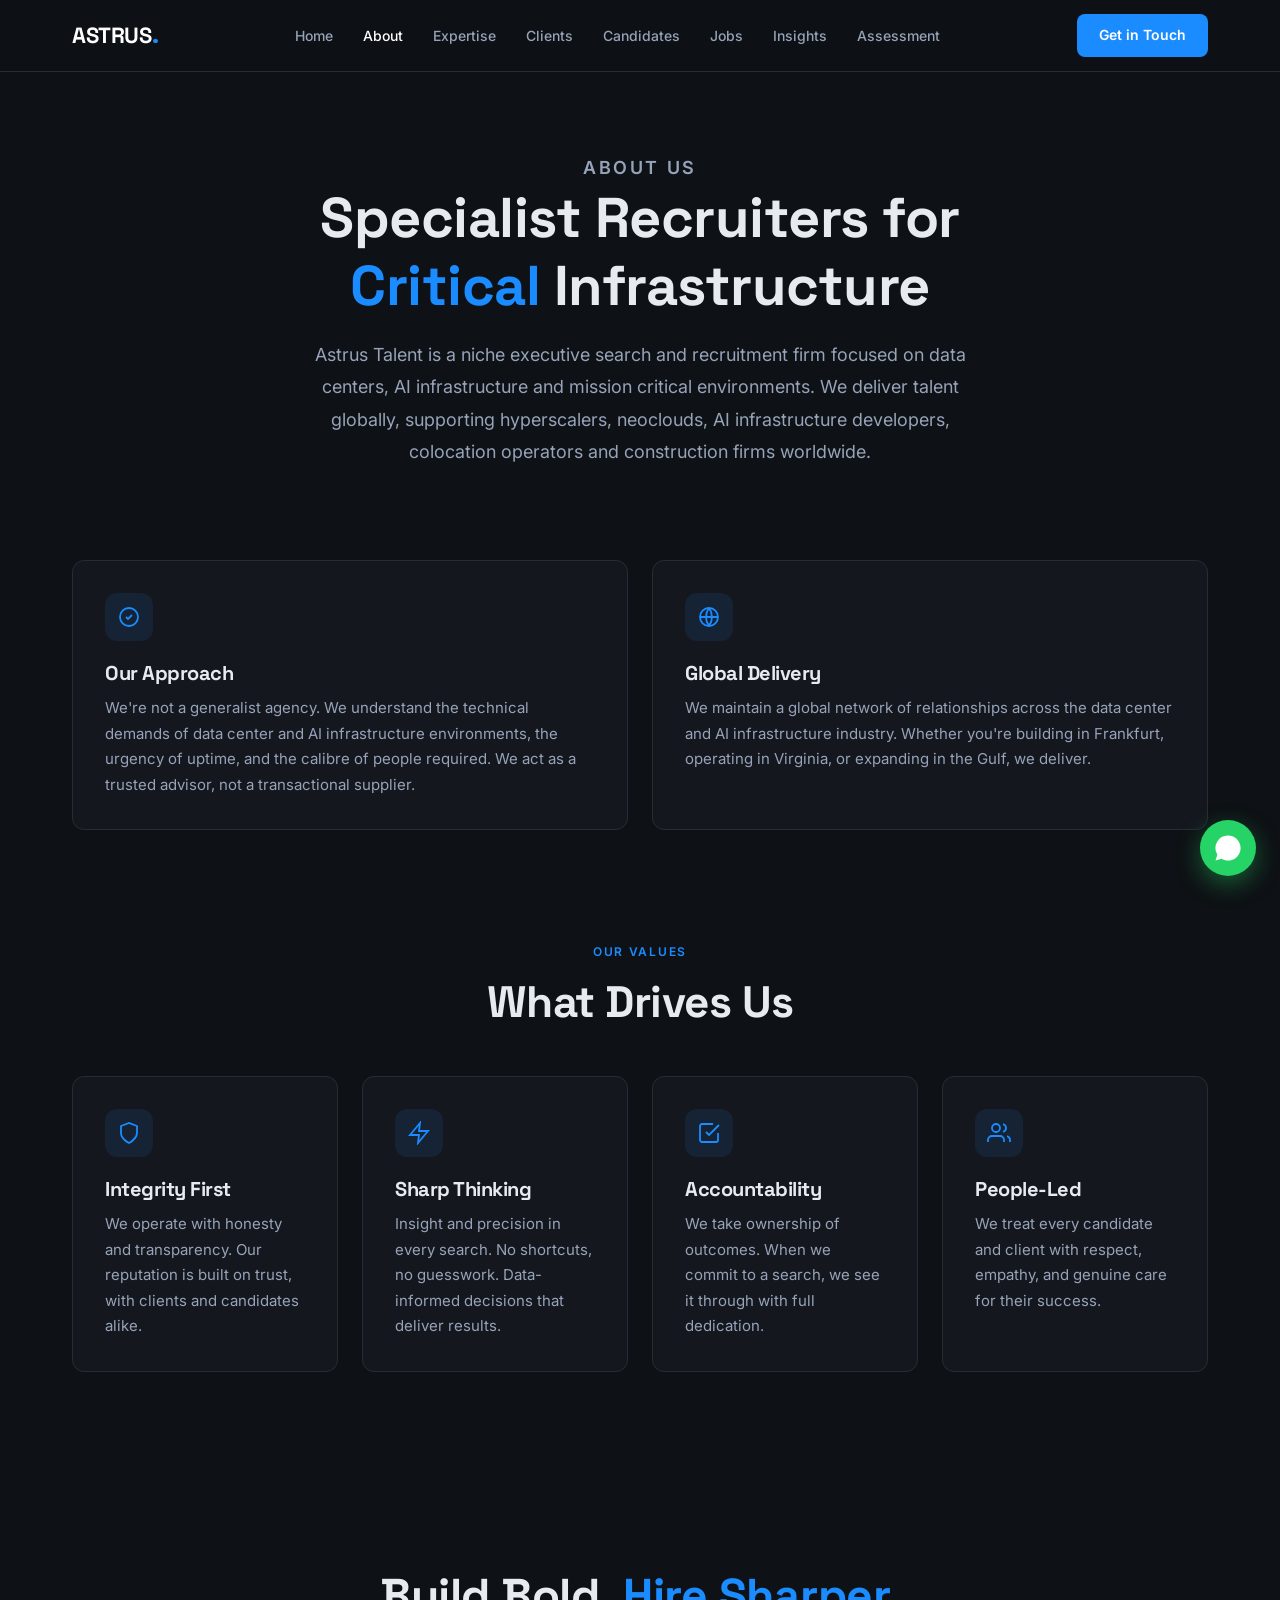
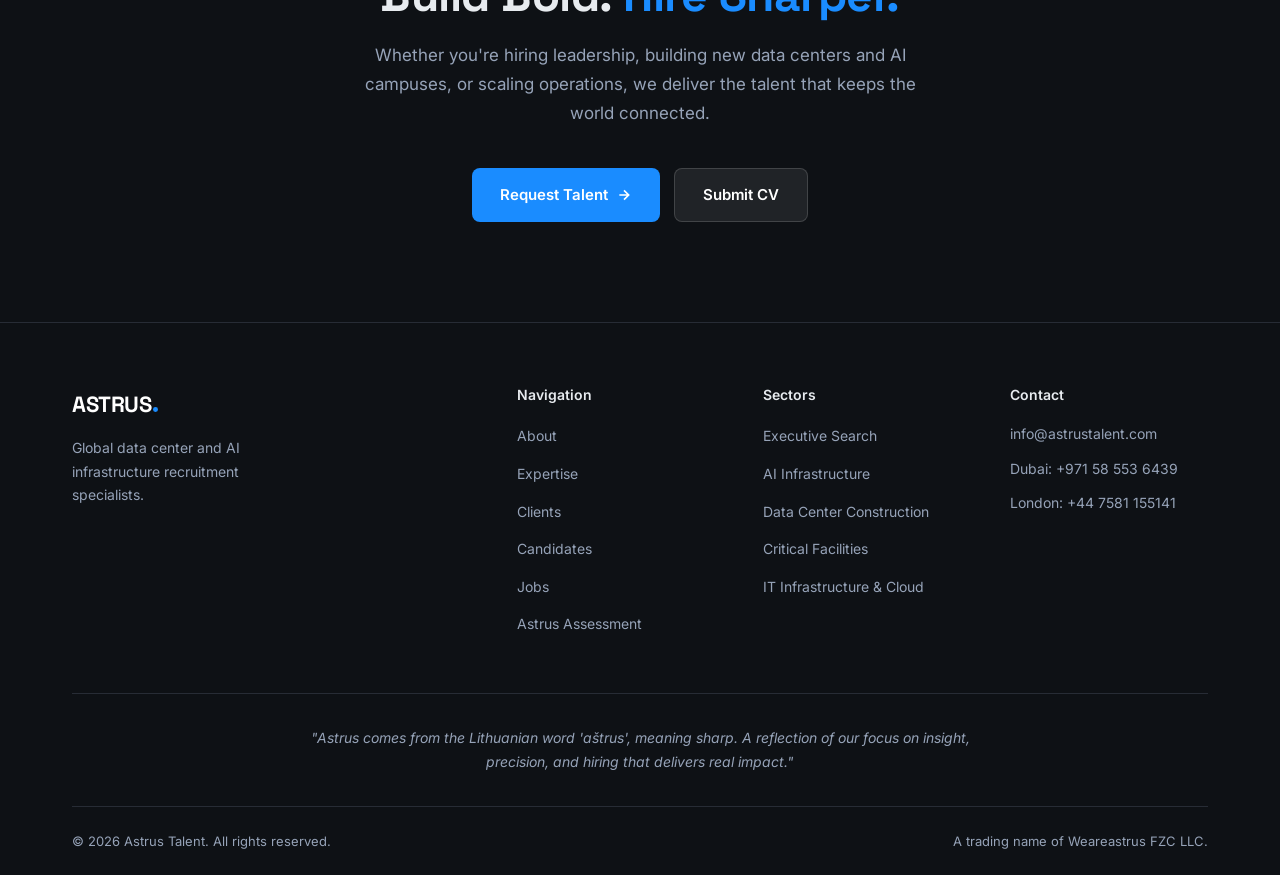
<file: about.html>
<!DOCTYPE html>
<html lang="en">
<head>
<!-- Google tag (gtag.js) -->
<script async src="https://www.googletagmanager.com/gtag/js?id=G-Y46DG24L52"></script>
<script>
  window.dataLayer = window.dataLayer || [];
  function gtag(){dataLayer.push(arguments);}
  gtag('js', new Date());
  gtag('config', 'G-Y46DG24L52');
</script>
  <meta charset="UTF-8">
  <meta name="viewport" content="width=device-width, initial-scale=1.0">
  <title>About | Astrus Talent</title>
  <meta name="description" content="Astrus Talent is a niche executive search and recruitment firm focused on data centers, AI infrastructure and mission critical environments, delivering talent globally.">
  <link rel="canonical" href="https://astrustalent.com/about">
  <link rel="preconnect" href="https://fonts.googleapis.com">
  <link rel="preconnect" href="https://fonts.gstatic.com" crossorigin>
  <link href="https://fonts.googleapis.com/css2?family=Space+Grotesk:wght@400;500;600;700&family=Inter:wght@400;500;600&display=swap" rel="stylesheet">
  <link rel="stylesheet" href="styles.css">
  <style>
    .about-hero { padding: calc(var(--nav-h) + 80px) 0 20px; text-align: center; }
    .about-hero h1 { font-size: clamp(34px, 5vw, 56px); color: var(--text); margin-bottom: 20px; max-width: 820px; margin-left: auto; margin-right: auto; }
    .about-hero p { font-size: 18px; color: var(--muted); max-width: 680px; margin: 0 auto; line-height: 1.8; }
    .approach { padding: 72px 0; }
    .values { padding: 40px 0 96px; }
  </style>
  <link rel="icon" type="image/svg+xml" href="/favicon.svg">
  <link rel="icon" type="image/png" sizes="512x512" href="/icon-512.png">
  <link rel="apple-touch-icon" href="/icon-512.png">
  <meta property="og:image" content="https://astrustalent.com/og-image.png">
  <meta property="og:image:width" content="1200">
  <meta property="og:image:height" content="630">
  <meta property="og:image:alt" content="Astrus Talent, data center and AI infrastructure recruitment specialists">
  <meta name="twitter:image" content="https://astrustalent.com/og-image.png">
  <meta name="twitter:card" content="summary_large_image">
  <meta property="og:type" content="website">
  <meta property="og:url" content="https://astrustalent.com/about">
  <meta property="og:title" content="About | Astrus Talent">
  <meta property="og:description" content="Astrus Talent is a niche executive search and recruitment firm focused on data centers, AI infrastructure and mission critical environments, delivering talent globally.">
  <meta property="og:site_name" content="Astrus Talent">
</head>
<body>

  <!-- NAV -->
  <nav>
    <div class="container">
      <div class="nav-inner">
        <a href="index.html" class="wordmark">ASTRUS<span class="dot"></span></a>
        <ul class="nav-links nav-links-desktop">
          <li><a href="index.html">Home</a></li>
          <li><a href="about.html" class="active">About</a></li>
          <li><a href="expertise.html">Expertise</a></li>
          <li><a href="clients.html">Clients</a></li>
          <li><a href="candidates.html">Candidates</a></li>
          <li><a href="jobs.html">Jobs</a></li>
          <li><a href="insights.html">Insights</a></li>
          <li><a href="assessment.html">Assessment</a></li>
        </ul>
        <div style="display:flex;align-items:center;gap:12px;">
          <a href="contact.html" class="btn-nav">Get in Touch</a>
          <button class="nav-toggle" id="nav-toggle" aria-label="Open menu"><span></span><span></span><span></span></button>
        </div>
      </div>
    </div>
  </nav>

  <div class="mobile-menu" id="mobile-menu">
    <a href="index.html">Home</a>
    <a href="about.html">About</a>
    <a href="expertise.html">Expertise</a>
    <a href="clients.html">Clients</a>
    <a href="candidates.html">Candidates</a>
    <a href="jobs.html">Jobs</a>
    <a href="insights.html">Insights</a>
    <a href="assessment.html">Assessment</a>
    <a href="contact.html" class="btn-nav" style="width:fit-content;margin-top:8px;">Get in Touch</a>
  </div>

  <!-- HERO -->
  <section class="about-hero">
    <div class="container">
      <p class="page-eyebrow">About Us</p>
      <h1>Specialist Recruiters for <span style="color:var(--blue)">Critical</span> Infrastructure</h1>
      <p>Astrus Talent is a niche executive search and recruitment firm focused on data centers, AI infrastructure and mission critical environments. We deliver talent globally, supporting hyperscalers, neoclouds, AI infrastructure developers, colocation operators and construction firms worldwide.</p>
    </div>
  </section>

  <!-- APPROACH -->
  <section class="approach">
    <div class="container">
      <div class="card-grid cols-2">
        <div class="feature-card fade-up">
          <div class="feature-icon">
            <svg viewBox="0 0 24 24" fill="none" stroke-width="1.8"><path d="M9 12l2 2 4-4"/><circle cx="12" cy="12" r="9"/></svg>
          </div>
          <h3>Our Approach</h3>
          <p>We're not a generalist agency. We understand the technical demands of data center and AI infrastructure environments, the urgency of uptime, and the calibre of people required. We act as a trusted advisor, not a transactional supplier.</p>
        </div>
        <div class="feature-card fade-up">
          <div class="feature-icon">
            <svg viewBox="0 0 24 24" fill="none" stroke-width="1.8"><circle cx="12" cy="12" r="9"/><path d="M3 12h18M12 3a15 15 0 0 1 0 18M12 3a15 15 0 0 0 0 18"/></svg>
          </div>
          <h3>Global Delivery</h3>
          <p>We maintain a global network of relationships across the data center and AI infrastructure industry. Whether you're building in Frankfurt, operating in Virginia, or expanding in the Gulf, we deliver.</p>
        </div>
      </div>
    </div>
  </section>

  <!-- VALUES -->
  <section class="values">
    <div class="container">
      <p class="section-eyebrow fade-up">Our Values</p>
      <h2 class="section-title fade-up">What Drives Us</h2>
      <div class="section-sub fade-up" style="margin-bottom:48px;"></div>
      <div class="card-grid cols-4">
        <div class="feature-card fade-up">
          <div class="feature-icon"><svg viewBox="0 0 24 24" fill="none" stroke-width="1.8"><path d="M12 22s8-4 8-10V5l-8-3-8 3v7c0 6 8 10 8 10z"/></svg></div>
          <h3>Integrity First</h3>
          <p>We operate with honesty and transparency. Our reputation is built on trust, with clients and candidates alike.</p>
        </div>
        <div class="feature-card fade-up">
          <div class="feature-icon"><svg viewBox="0 0 24 24" fill="none" stroke-width="1.8"><path d="M13 2L3 14h9l-1 8 10-12h-9l1-8z"/></svg></div>
          <h3>Sharp Thinking</h3>
          <p>Insight and precision in every search. No shortcuts, no guesswork. Data-informed decisions that deliver results.</p>
        </div>
        <div class="feature-card fade-up">
          <div class="feature-icon"><svg viewBox="0 0 24 24" fill="none" stroke-width="1.8"><path d="M9 11l3 3L22 4"/><path d="M21 12v7a2 2 0 0 1-2 2H5a2 2 0 0 1-2-2V5a2 2 0 0 1 2-2h11"/></svg></div>
          <h3>Accountability</h3>
          <p>We take ownership of outcomes. When we commit to a search, we see it through with full dedication.</p>
        </div>
        <div class="feature-card fade-up">
          <div class="feature-icon"><svg viewBox="0 0 24 24" fill="none" stroke-width="1.8"><path d="M17 21v-2a4 4 0 0 0-4-4H5a4 4 0 0 0-4 4v2"/><circle cx="9" cy="7" r="4"/><path d="M23 21v-2a4 4 0 0 0-3-3.87M16 3.13a4 4 0 0 1 0 7.75"/></svg></div>
          <h3>People-Led</h3>
          <p>We treat every candidate and client with respect, empathy, and genuine care for their success.</p>
        </div>
      </div>
    </div>
  </section>

  <!-- CTA -->
  <section class="cta-band">
    <div class="container">
      <h2 class="fade-up">Build Bold. <span style="color:var(--blue)">Hire Sharper.</span></h2>
      <p class="fade-up">Whether you're hiring leadership, building new data centers and AI campuses, or scaling operations, we deliver the talent that keeps the world connected.</p>
      <div class="cta-buttons fade-up">
        <a href="contact.html#contact-form" class="btn-primary">Request Talent
          <svg viewBox="0 0 24 24" fill="none" stroke="currentColor" stroke-width="2.5"><path d="M5 12h14M12 5l7 7-7 7"/></svg>
        </a>
        <a href="candidates.html#cv-form" class="btn-secondary">Submit CV</a>
      </div>
    </div>
  </section>

  <!-- FOOTER -->
  <footer>
    <div class="container">
      <div class="footer-grid">
        <div class="footer-brand">
          <a href="index.html" class="wordmark">ASTRUS<span class="dot"></span></a>
          <p>Global data center and AI infrastructure recruitment specialists.</p>
        </div>
        <div class="footer-col">
          <h4>Navigation</h4>
          <ul>
            <li><a href="about.html">About</a></li>
            <li><a href="expertise.html">Expertise</a></li>
            <li><a href="clients.html">Clients</a></li>
            <li><a href="candidates.html">Candidates</a></li>
            <li><a href="jobs.html">Jobs</a></li>
            <li><a href="assessment.html">Astrus Assessment</a></li>
          </ul>
        </div>
        <div class="footer-col">
          <h4>Sectors</h4>
          <ul>
            <li><a href="expertise.html">Executive Search</a></li>
            <li><a href="expertise.html">AI Infrastructure</a></li>
            <li><a href="expertise.html">Data Center Construction</a></li>
            <li><a href="expertise.html">Critical Facilities</a></li>
            <li><a href="expertise.html">IT Infrastructure &amp; Cloud</a></li>
          </ul>
        </div>
        <div class="footer-col">
          <h4>Contact</h4>
          <div style="display:flex;flex-direction:column;gap:12px;">
            <div class="contact-item"><a href="mailto:info@astrustalent.com">info@astrustalent.com</a></div>
            <div class="contact-item">Dubai: <a href="tel:+971585536439">+971 58 553 6439</a></div>
            <div class="contact-item">London: <a href="tel:+447581155141">+44 7581 155141</a></div>
          </div>
        </div>
      </div>
      <div class="footer-quote">
        <p>"Astrus comes from the Lithuanian word 'aštrus', meaning sharp. A reflection of our focus on insight, precision, and hiring that delivers real impact."</p>
      </div>
      <div class="footer-bottom">
        <span>© 2026 Astrus Talent. All rights reserved.</span>
        <span>A trading name of Weareastrus FZC LLC.</span>
      </div>
    </div>
  </footer>

  <a class="wa-float" href="https://wa.me/971585536439" target="_blank" rel="noopener" aria-label="Chat on WhatsApp">
    <svg viewBox="0 0 24 24"><path d="M17.5 14.4c-.3-.2-1.7-.9-2-1-.3-.1-.5-.1-.7.2-.2.3-.7 1-.9 1.1-.2.2-.3.2-.6.1-.3-.2-1.2-.5-2.3-1.4-.9-.8-1.4-1.7-1.6-2-.2-.3 0-.5.1-.6l.5-.5c.1-.2.2-.3.3-.5.1-.2 0-.4 0-.5s-.7-1.6-.9-2.2c-.2-.6-.5-.5-.7-.5h-.6c-.2 0-.5.1-.8.4-.3.3-1 1-1 2.4s1 2.8 1.2 3c.2.2 2 3.1 4.9 4.3.7.3 1.2.5 1.6.6.7.2 1.3.2 1.8.1.5-.1 1.7-.7 1.9-1.4.2-.7.2-1.2.2-1.4-.1-.1-.3-.2-.6-.3zM12 2a10 10 0 0 0-8.5 15.3L2 22l4.8-1.5A10 10 0 1 0 12 2z"/></svg>
  </a>

  <script src="app.js"></script>
  <script src="newsletter.js"></script>
</body>
</html>
</file>
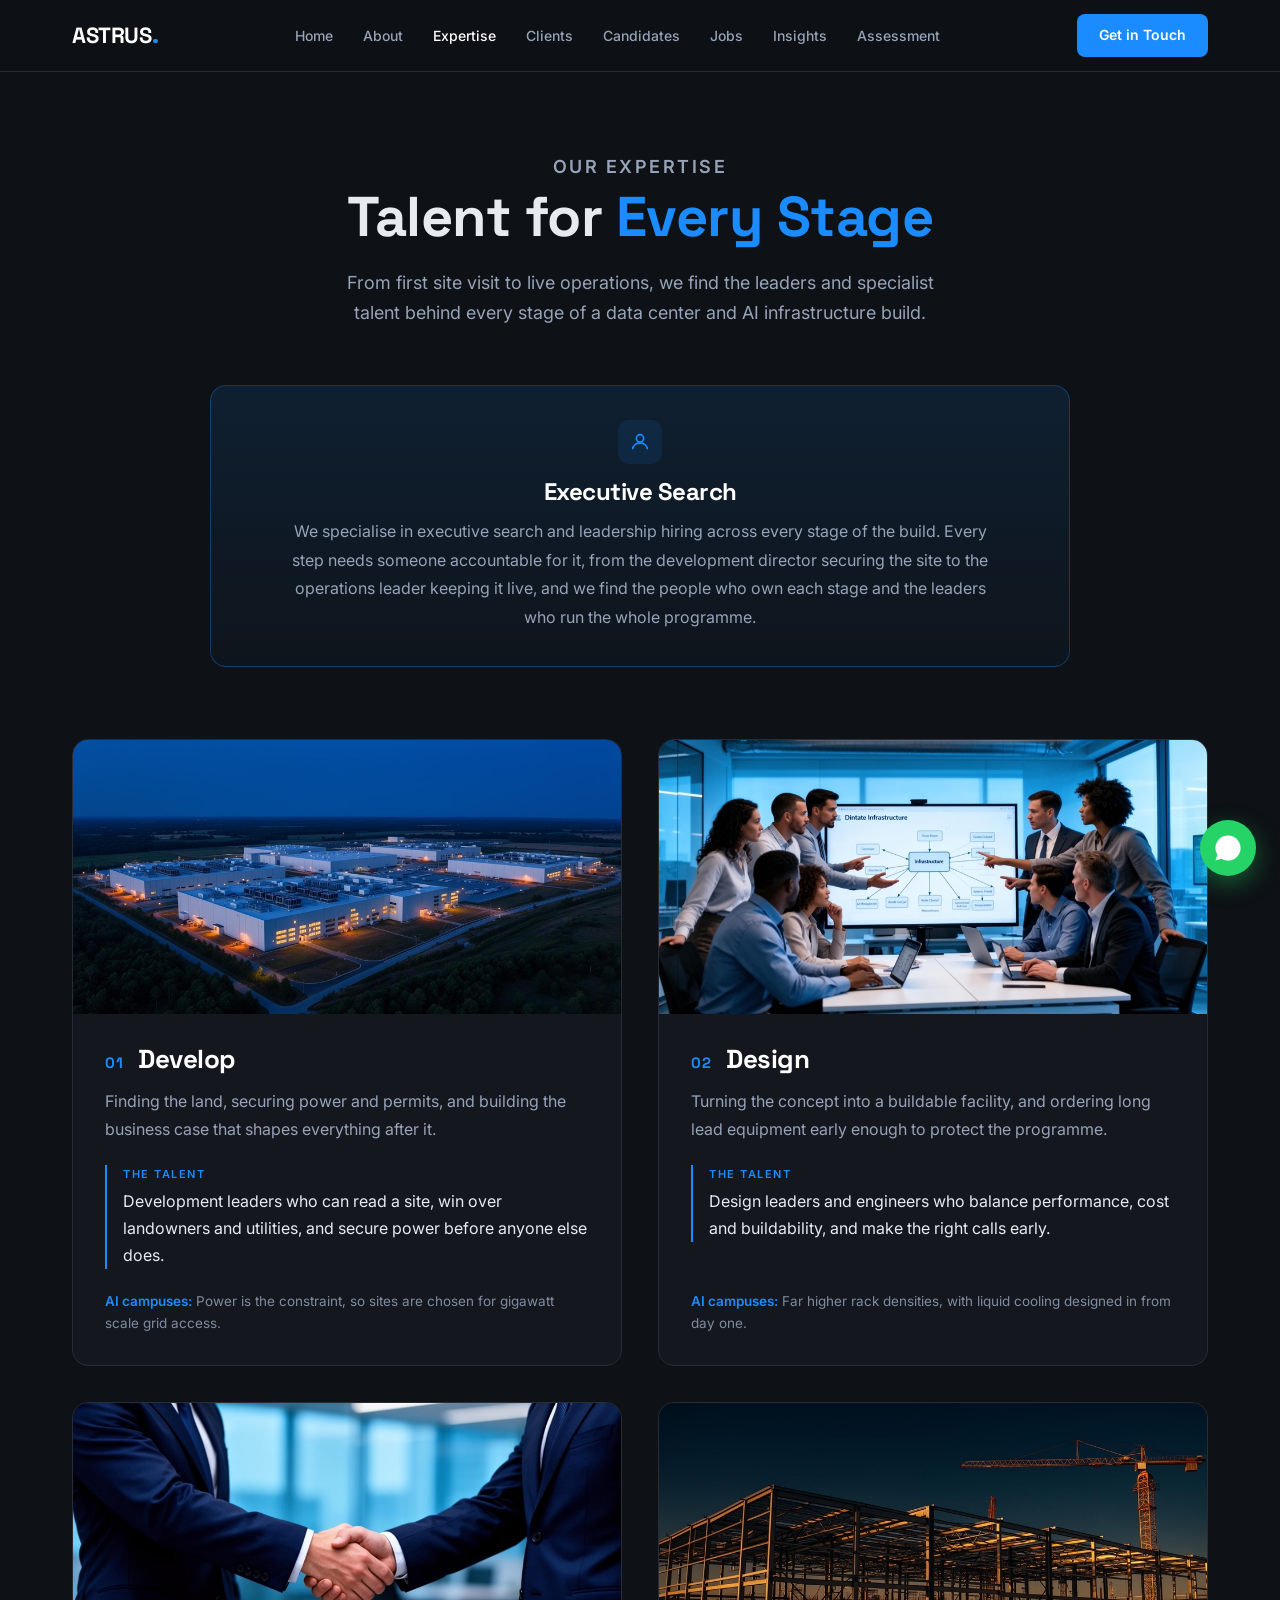
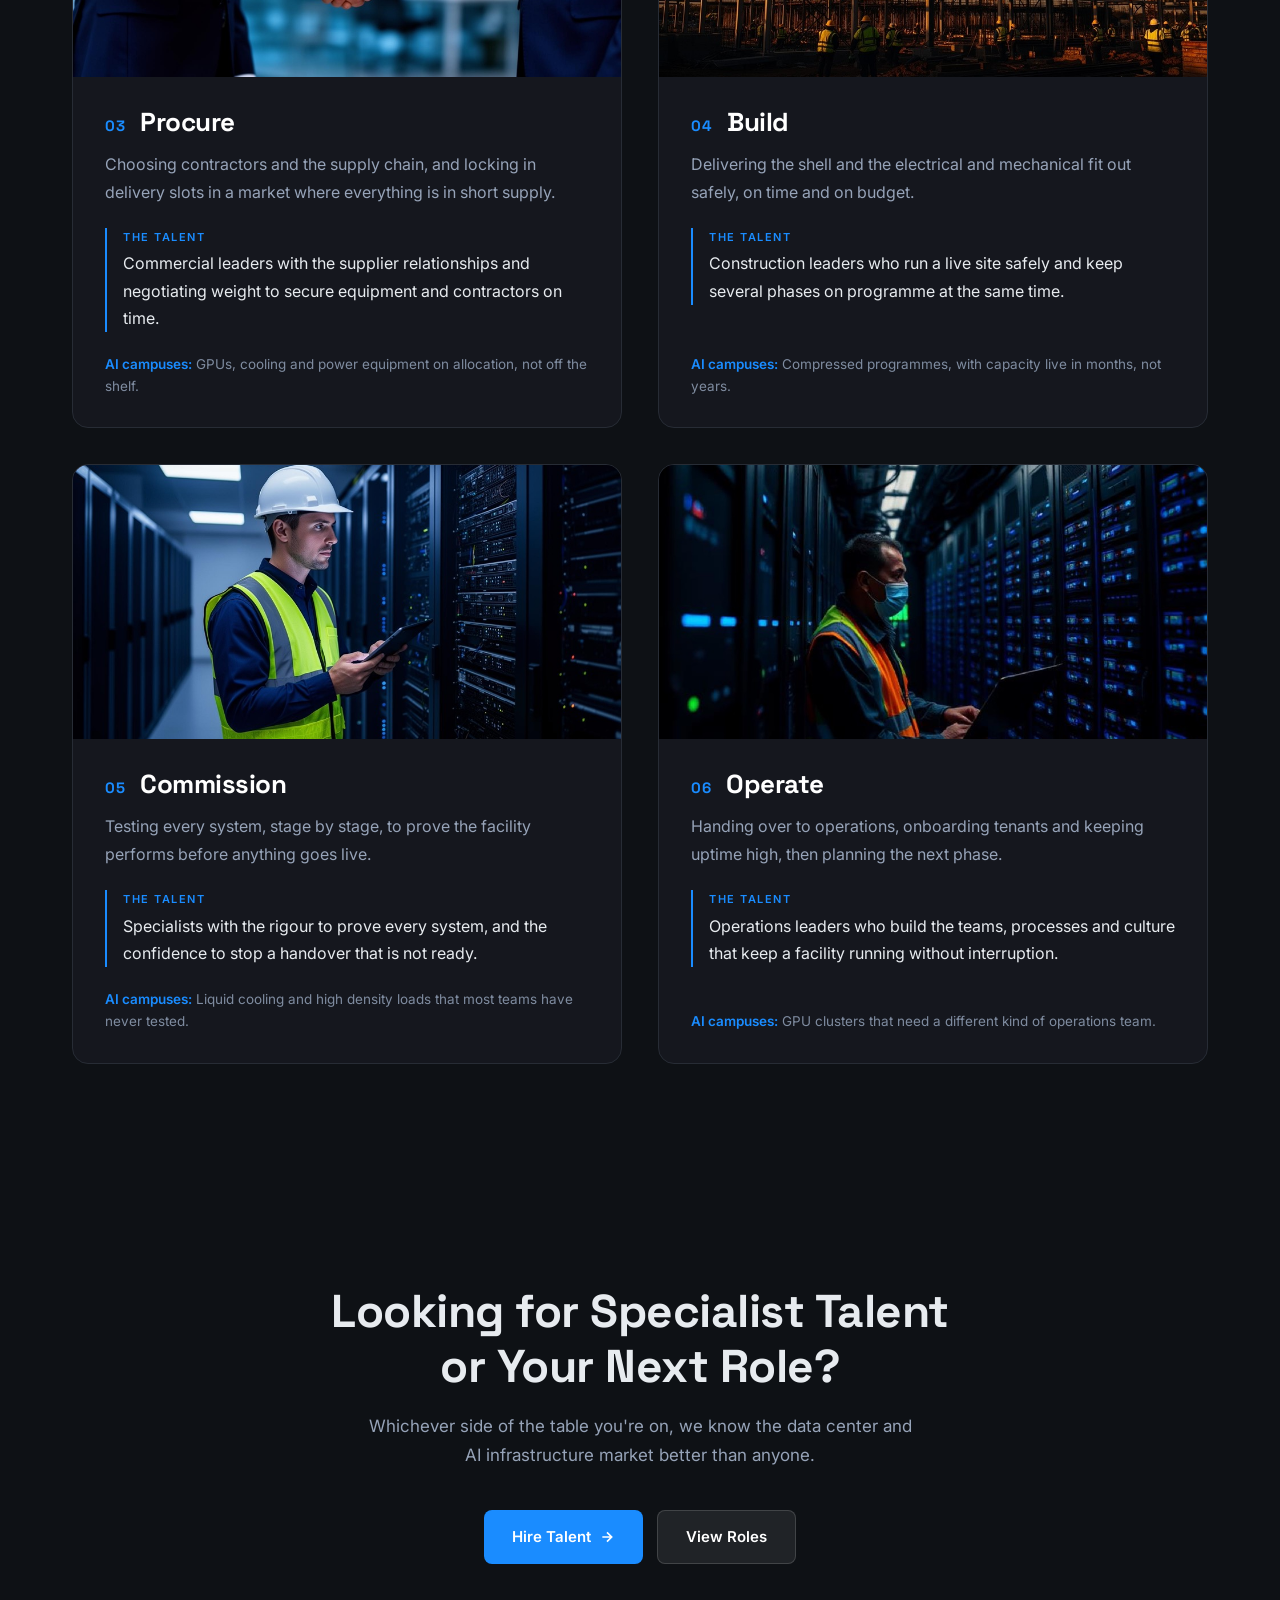
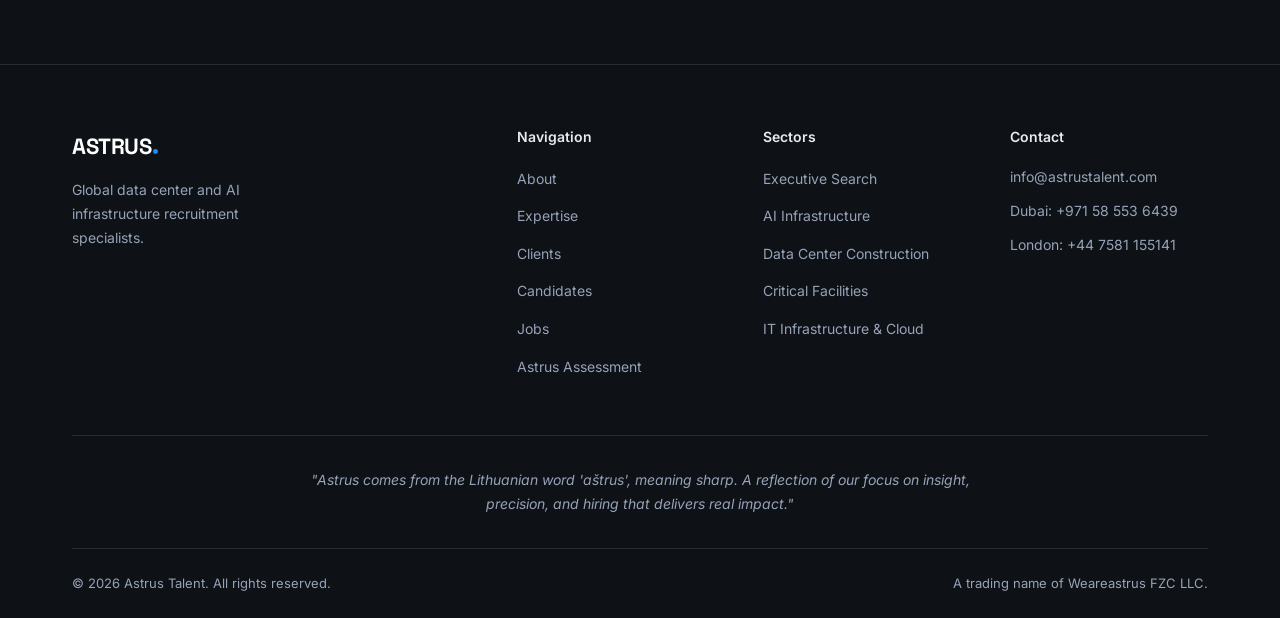
<file: expertise.html>
<!DOCTYPE html>
<html lang="en">
<head>
<!-- Google tag (gtag.js) -->
<script async src="https://www.googletagmanager.com/gtag/js?id=G-Y46DG24L52"></script>
<script>
  window.dataLayer = window.dataLayer || [];
  function gtag(){dataLayer.push(arguments);}
  gtag('js', new Date());
  gtag('config', 'G-Y46DG24L52');
</script>
  <meta charset="UTF-8">
  <meta name="viewport" content="width=device-width, initial-scale=1.0">
  <title>Our Expertise | Astrus Talent</title>
  <meta name="description" content="Executive search and specialist recruitment across data centers, AI infrastructure and mission critical: leadership, AI infrastructure, construction and design, critical facilities, IT infrastructure and cloud, and commercial and sustainability.">
  <link rel="canonical" href="https://astrustalent.com/expertise">
  <link rel="preconnect" href="https://fonts.googleapis.com">
  <link rel="preconnect" href="https://fonts.gstatic.com" crossorigin>
  <link href="https://fonts.googleapis.com/css2?family=Space+Grotesk:wght@400;500;600;700&family=Inter:wght@400;500;600&display=swap" rel="stylesheet">
  <link rel="stylesheet" href="styles.css">
  <style>
    .verticals { padding: 30px 0 96px; }
    .vrow { display: grid; grid-template-columns: 1fr 1fr; gap: 60px; align-items: center; margin-bottom: 80px; }
    .vrow:last-child { margin-bottom: 0; }
    .vimg { width: 100%; aspect-ratio: 16 / 11; object-fit: cover; border-radius: 16px; display: block; border: 1px solid var(--card-border); }
    .vcaption { display: flex; align-items: center; gap: 10px; margin-bottom: 18px; }
    .vcaption .ic { width: 34px; height: 34px; border-radius: 9px; background: var(--blue-dim); display: flex; align-items: center; justify-content: center; flex-shrink: 0; }
    .vcaption .ic svg { width: 18px; height: 18px; stroke: var(--blue); }
    .vcaption span { font-size: 14px; font-weight: 600; color: var(--blue); }
    .vtext h2 { font-size: clamp(24px, 2.8vw, 32px); color: #fff; margin-bottom: 16px; }
    .vtext p { font-size: 16px; color: var(--muted); line-height: 1.8; margin-bottom: 22px; }
    .vpills { display: flex; flex-wrap: wrap; gap: 10px; }
    .vpills span { font-size: 14px; color: var(--blue); background: var(--blue-dim); border: 1px solid var(--blue-border); border-radius: 22px; padding: 7px 15px; }
    @media (max-width: 820px) {
      .vrow { grid-template-columns: 1fr; gap: 24px; margin-bottom: 56px; }
      .vrow .vimg { order: -1; }
    }

    .lifecycle { padding: 0 0 120px; }
    .lc-lead { display: flex; flex-direction: column; align-items: center; text-align: center; gap: 14px; max-width: 860px; margin: 0 auto 72px; padding: 34px 40px; background: linear-gradient(180deg, rgba(26,140,255,0.12), rgba(26,140,255,0.03)); border: 1px solid var(--blue-border); border-radius: 16px; }
    .lc-lead .ic { width: 44px; height: 44px; border-radius: 11px; background: var(--blue-dim); display: flex; align-items: center; justify-content: center; }
    .lc-lead .ic svg { width: 22px; height: 22px; stroke: var(--blue); }
    .lc-lead h3 { font-size: 24px; color: #fff; margin-bottom: 10px; }
    .lc-lead p { font-size: 16px; color: var(--muted); line-height: 1.8; max-width: 720px; margin: 0 auto; }
    .lc-grid { display: grid; grid-template-columns: repeat(2, 1fr); gap: 36px; }
    .lc-step { background: var(--card, #171a21); border: 1px solid var(--card-border); border-radius: 16px; overflow: hidden; display: flex; flex-direction: column; }
    .lc-img { width: 100%; aspect-ratio: 2 / 1; object-fit: cover; display: block; }
    .lc-body { padding: 30px 32px 30px; display: flex; flex-direction: column; flex: 1; }
    .lc-top { display: flex; align-items: baseline; gap: 14px; margin-bottom: 12px; }
    .lc-num { font-family: 'Space Grotesk', sans-serif; font-weight: 700; font-size: 15px; color: var(--blue); letter-spacing: 0.08em; }
    .lc-top h3 { font-size: 26px; color: #fff; }
    .lc-body > p { font-size: 16px; color: var(--muted); line-height: 1.75; margin-bottom: 22px; }
    .lc-talent { font-size: 16px; color: var(--text); line-height: 1.7; padding-left: 16px; border-left: 2px solid var(--blue); margin-bottom: 22px; }
    .lc-talent b { display: block; font-size: 11px; font-weight: 600; letter-spacing: 0.14em; text-transform: uppercase; color: var(--blue); margin-bottom: 4px; }
    .lc-body > p.lc-ai { margin: auto 0 0; font-size: 13.5px; color: #7f8ca0; line-height: 1.6; }
    .lc-ai span { color: var(--blue); font-weight: 600; }
    @media (max-width: 860px) {
      .lc-grid { grid-template-columns: 1fr; gap: 28px; }
      .lc-lead { padding: 28px 22px; margin-bottom: 48px; }
      .lc-body { padding: 24px 22px; }
      .lc-top h3 { font-size: 22px; }
    }
  </style>
  <link rel="icon" type="image/svg+xml" href="/favicon.svg">
  <link rel="icon" type="image/png" sizes="512x512" href="/icon-512.png">
  <link rel="apple-touch-icon" href="/icon-512.png">
  <meta property="og:image" content="https://astrustalent.com/og-image.png">
  <meta property="og:image:width" content="1200">
  <meta property="og:image:height" content="630">
  <meta property="og:image:alt" content="Astrus Talent, data center and AI infrastructure recruitment specialists">
  <meta name="twitter:image" content="https://astrustalent.com/og-image.png">
  <meta name="twitter:card" content="summary_large_image">
  <meta property="og:type" content="website">
  <meta property="og:url" content="https://astrustalent.com/expertise">
  <meta property="og:title" content="Our Expertise | Astrus Talent">
  <meta property="og:description" content="Executive search and specialist recruitment across data centers, AI infrastructure and mission critical: leadership, AI infrastructure, construction and design, critical facilities, IT infrastructure and cloud, and commercial and sustainability.">
  <meta property="og:site_name" content="Astrus Talent">
</head>
<body>

  <nav>
    <div class="container">
      <div class="nav-inner">
        <a href="index.html" class="wordmark">ASTRUS<span class="dot"></span></a>
        <ul class="nav-links nav-links-desktop">
          <li><a href="index.html">Home</a></li>
          <li><a href="about.html">About</a></li>
          <li><a href="expertise.html" class="active">Expertise</a></li>
          <li><a href="clients.html">Clients</a></li>
          <li><a href="candidates.html">Candidates</a></li>
          <li><a href="jobs.html">Jobs</a></li>
          <li><a href="insights.html">Insights</a></li>
          <li><a href="assessment.html">Assessment</a></li>
        </ul>
        <div style="display:flex;align-items:center;gap:12px;">
          <a href="contact.html" class="btn-nav">Get in Touch</a>
          <button class="nav-toggle" id="nav-toggle" aria-label="Open menu"><span></span><span></span><span></span></button>
        </div>
      </div>
    </div>
  </nav>

  <div class="mobile-menu" id="mobile-menu">
    <a href="index.html">Home</a>
    <a href="about.html">About</a>
    <a href="expertise.html">Expertise</a>
    <a href="clients.html">Clients</a>
    <a href="candidates.html">Candidates</a>
    <a href="jobs.html">Jobs</a>
    <a href="insights.html">Insights</a>
    <a href="assessment.html">Assessment</a>
    <a href="contact.html" class="btn-nav" style="width:fit-content;margin-top:8px;">Get in Touch</a>
  </div>

  <section class="page-header">
    <div class="container">
      <p class="page-eyebrow">Our Expertise</p>
      <h1>Talent for <span style="color:var(--blue)">Every Stage</span></h1>
      <p>From first site visit to live operations, we find the leaders and specialist talent behind every stage of a data center and AI infrastructure build.</p>
    </div>
  </section>

  <section class="lifecycle" id="lifecycle">
    <div class="container">
      <div class="lc-lead fade-up">
        <div class="ic"><svg viewBox="0 0 24 24" fill="none" stroke-width="1.8"><circle cx="12" cy="8" r="4"/><path d="M4 20c0-4 3.6-7 8-7s8 3 8 7"/></svg></div>
        <div>
          <h3>Executive Search</h3>
          <p>We specialise in executive search and leadership hiring across every stage of the build. Every step needs someone accountable for it, from the development director securing the site to the operations leader keeping it live, and we find the people who own each stage and the leaders who run the whole programme.</p>
        </div>
      </div>
      <div class="lc-grid">
        <div class="lc-step fade-up">
          <img class="lc-img" src="images/stage-develop.jpg" alt="Aerial view of a data center campus" loading="lazy">
          <div class="lc-body">
            <div class="lc-top"><span class="lc-num">01</span><h3>Develop</h3></div>
            <p>Finding the land, securing power and permits, and building the business case that shapes everything after it.</p>
            <div class="lc-talent"><b>The talent</b>Development leaders who can read a site, win over landowners and utilities, and secure power before anyone else does.</div>
            <p class="lc-ai"><span>AI campuses:</span> Power is the constraint, so sites are chosen for gigawatt scale grid access.</p>
          </div>
        </div>
        <div class="lc-step fade-up">
          <img class="lc-img" src="images/stage-design.jpg" alt="Design team reviewing infrastructure plans" loading="lazy">
          <div class="lc-body">
            <div class="lc-top"><span class="lc-num">02</span><h3>Design</h3></div>
            <p>Turning the concept into a buildable facility, and ordering long lead equipment early enough to protect the programme.</p>
            <div class="lc-talent"><b>The talent</b>Design leaders and engineers who balance performance, cost and buildability, and make the right calls early.</div>
            <p class="lc-ai"><span>AI campuses:</span> Far higher rack densities, with liquid cooling designed in from day one.</p>
          </div>
        </div>
        <div class="lc-step fade-up">
          <img class="lc-img" src="images/stage-procure.jpg" alt="Agreeing terms with a contractor" loading="lazy">
          <div class="lc-body">
            <div class="lc-top"><span class="lc-num">03</span><h3>Procure</h3></div>
            <p>Choosing contractors and the supply chain, and locking in delivery slots in a market where everything is in short supply.</p>
            <div class="lc-talent"><b>The talent</b>Commercial leaders with the supplier relationships and negotiating weight to secure equipment and contractors on time.</div>
            <p class="lc-ai"><span>AI campuses:</span> GPUs, cooling and power equipment on allocation, not off the shelf.</p>
          </div>
        </div>
        <div class="lc-step fade-up">
          <img class="lc-img" src="images/stage-build.jpg" alt="Data center under construction" loading="lazy">
          <div class="lc-body">
            <div class="lc-top"><span class="lc-num">04</span><h3>Build</h3></div>
            <p>Delivering the shell and the electrical and mechanical fit out safely, on time and on budget.</p>
            <div class="lc-talent"><b>The talent</b>Construction leaders who run a live site safely and keep several phases on programme at the same time.</div>
            <p class="lc-ai"><span>AI campuses:</span> Compressed programmes, with capacity live in months, not years.</p>
          </div>
        </div>
        <div class="lc-step fade-up">
          <img class="lc-img" src="images/stage-commission.jpg" alt="Engineer testing systems in a data hall" loading="lazy">
          <div class="lc-body">
            <div class="lc-top"><span class="lc-num">05</span><h3>Commission</h3></div>
            <p>Testing every system, stage by stage, to prove the facility performs before anything goes live.</p>
            <div class="lc-talent"><b>The talent</b>Specialists with the rigour to prove every system, and the confidence to stop a handover that is not ready.</div>
            <p class="lc-ai"><span>AI campuses:</span> Liquid cooling and high density loads that most teams have never tested.</p>
          </div>
        </div>
        <div class="lc-step fade-up">
          <img class="lc-img" src="images/stage-operate.jpg" alt="Operations engineer in a live data hall" loading="lazy">
          <div class="lc-body">
            <div class="lc-top"><span class="lc-num">06</span><h3>Operate</h3></div>
            <p>Handing over to operations, onboarding tenants and keeping uptime high, then planning the next phase.</p>
            <div class="lc-talent"><b>The talent</b>Operations leaders who build the teams, processes and culture that keep a facility running without interruption.</div>
            <p class="lc-ai"><span>AI campuses:</span> GPU clusters that need a different kind of operations team.</p>
          </div>
        </div>
      </div>
    </div>
  </section>

  <section class="cta-band">
    <div class="container">
      <h2 class="fade-up">Looking for Specialist Talent<br>or Your Next Role?</h2>
      <p class="fade-up">Whichever side of the table you're on, we know the data center and AI infrastructure market better than anyone.</p>
      <div class="cta-buttons fade-up">
        <a href="contact.html#contact-form" class="btn-primary">Hire Talent
          <svg viewBox="0 0 24 24" fill="none" stroke="currentColor" stroke-width="2.5"><path d="M5 12h14M12 5l7 7-7 7"/></svg>
        </a>
        <a href="jobs.html" class="btn-secondary">View Roles</a>
      </div>
    </div>
  </section>

  <footer>
    <div class="container">
      <div class="footer-grid">
        <div class="footer-brand">
          <a href="index.html" class="wordmark">ASTRUS<span class="dot"></span></a>
          <p>Global data center and AI infrastructure recruitment specialists.</p>
        </div>
        <div class="footer-col">
          <h4>Navigation</h4>
          <ul>
            <li><a href="about.html">About</a></li>
            <li><a href="expertise.html">Expertise</a></li>
            <li><a href="clients.html">Clients</a></li>
            <li><a href="candidates.html">Candidates</a></li>
            <li><a href="jobs.html">Jobs</a></li>
            <li><a href="assessment.html">Astrus Assessment</a></li>
          </ul>
        </div>
        <div class="footer-col">
          <h4>Sectors</h4>
          <ul>
            <li><a href="expertise.html">Executive Search</a></li>
            <li><a href="expertise.html">AI Infrastructure</a></li>
            <li><a href="expertise.html">Data Center Construction</a></li>
            <li><a href="expertise.html">Critical Facilities</a></li>
            <li><a href="expertise.html">IT Infrastructure &amp; Cloud</a></li>
          </ul>
        </div>
        <div class="footer-col">
          <h4>Contact</h4>
          <div style="display:flex;flex-direction:column;gap:12px;">
            <div class="contact-item"><a href="mailto:info@astrustalent.com">info@astrustalent.com</a></div>
            <div class="contact-item">Dubai: <a href="tel:+971585536439">+971 58 553 6439</a></div>
            <div class="contact-item">London: <a href="tel:+447581155141">+44 7581 155141</a></div>
          </div>
        </div>
      </div>
      <div class="footer-quote">
        <p>"Astrus comes from the Lithuanian word 'aštrus', meaning sharp. A reflection of our focus on insight, precision, and hiring that delivers real impact."</p>
      </div>
      <div class="footer-bottom">
        <span>© 2026 Astrus Talent. All rights reserved.</span>
        <span>A trading name of Weareastrus FZC LLC.</span>
      </div>
    </div>
  </footer>

  <a class="wa-float" href="https://wa.me/971585536439" target="_blank" rel="noopener" aria-label="Chat on WhatsApp">
    <svg viewBox="0 0 24 24"><path d="M17.5 14.4c-.3-.2-1.7-.9-2-1-.3-.1-.5-.1-.7.2-.2.3-.7 1-.9 1.1-.2.2-.3.2-.6.1-.3-.2-1.2-.5-2.3-1.4-.9-.8-1.4-1.7-1.6-2-.2-.3 0-.5.1-.6l.5-.5c.1-.2.2-.3.3-.5.1-.2 0-.4 0-.5s-.7-1.6-.9-2.2c-.2-.6-.5-.5-.7-.5h-.6c-.2 0-.5.1-.8.4-.3.3-1 1-1 2.4s1 2.8 1.2 3c.2.2 2 3.1 4.9 4.3.7.3 1.2.5 1.6.6.7.2 1.3.2 1.8.1.5-.1 1.7-.7 1.9-1.4.2-.7.2-1.2.2-1.4-.1-.1-.3-.2-.6-.3zM12 2a10 10 0 0 0-8.5 15.3L2 22l4.8-1.5A10 10 0 1 0 12 2z"/></svg>
  </a>

  <script src="app.js"></script>
  <script src="newsletter.js"></script>
</body>
</html>
</file>
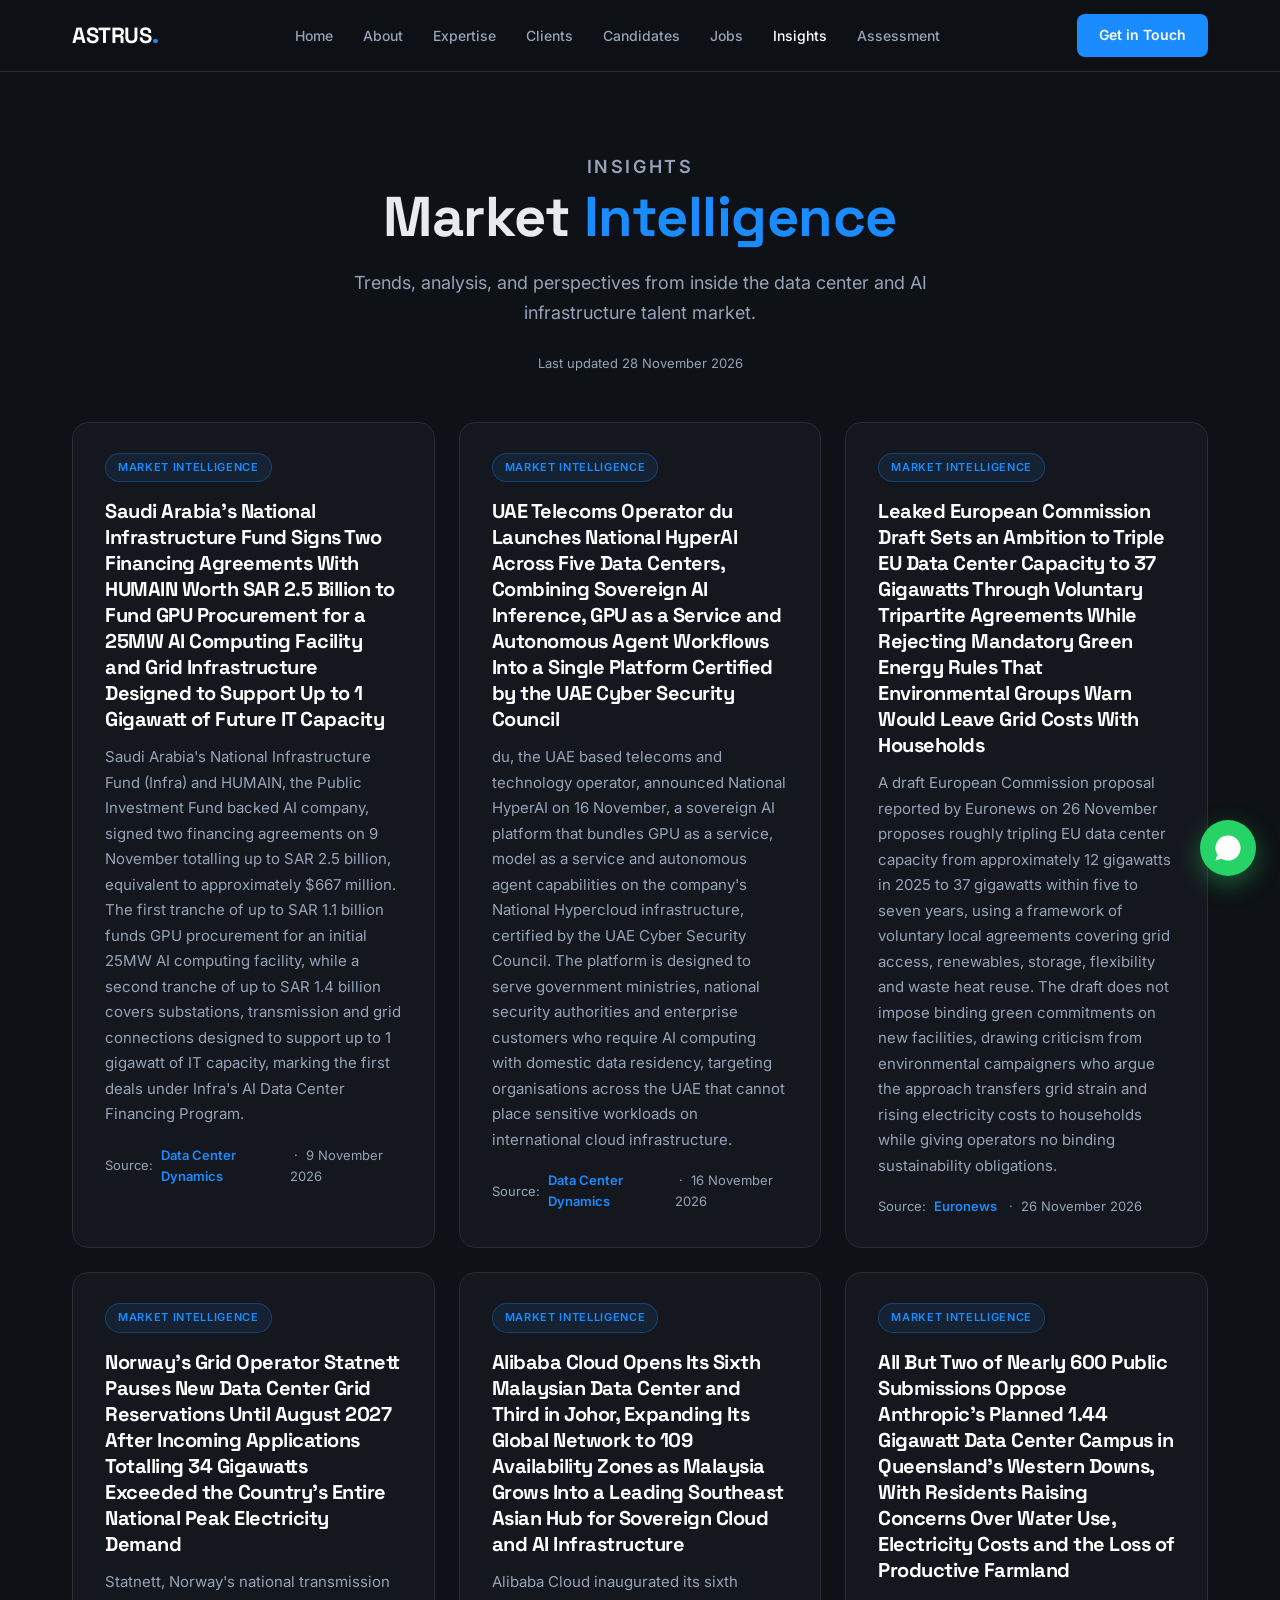
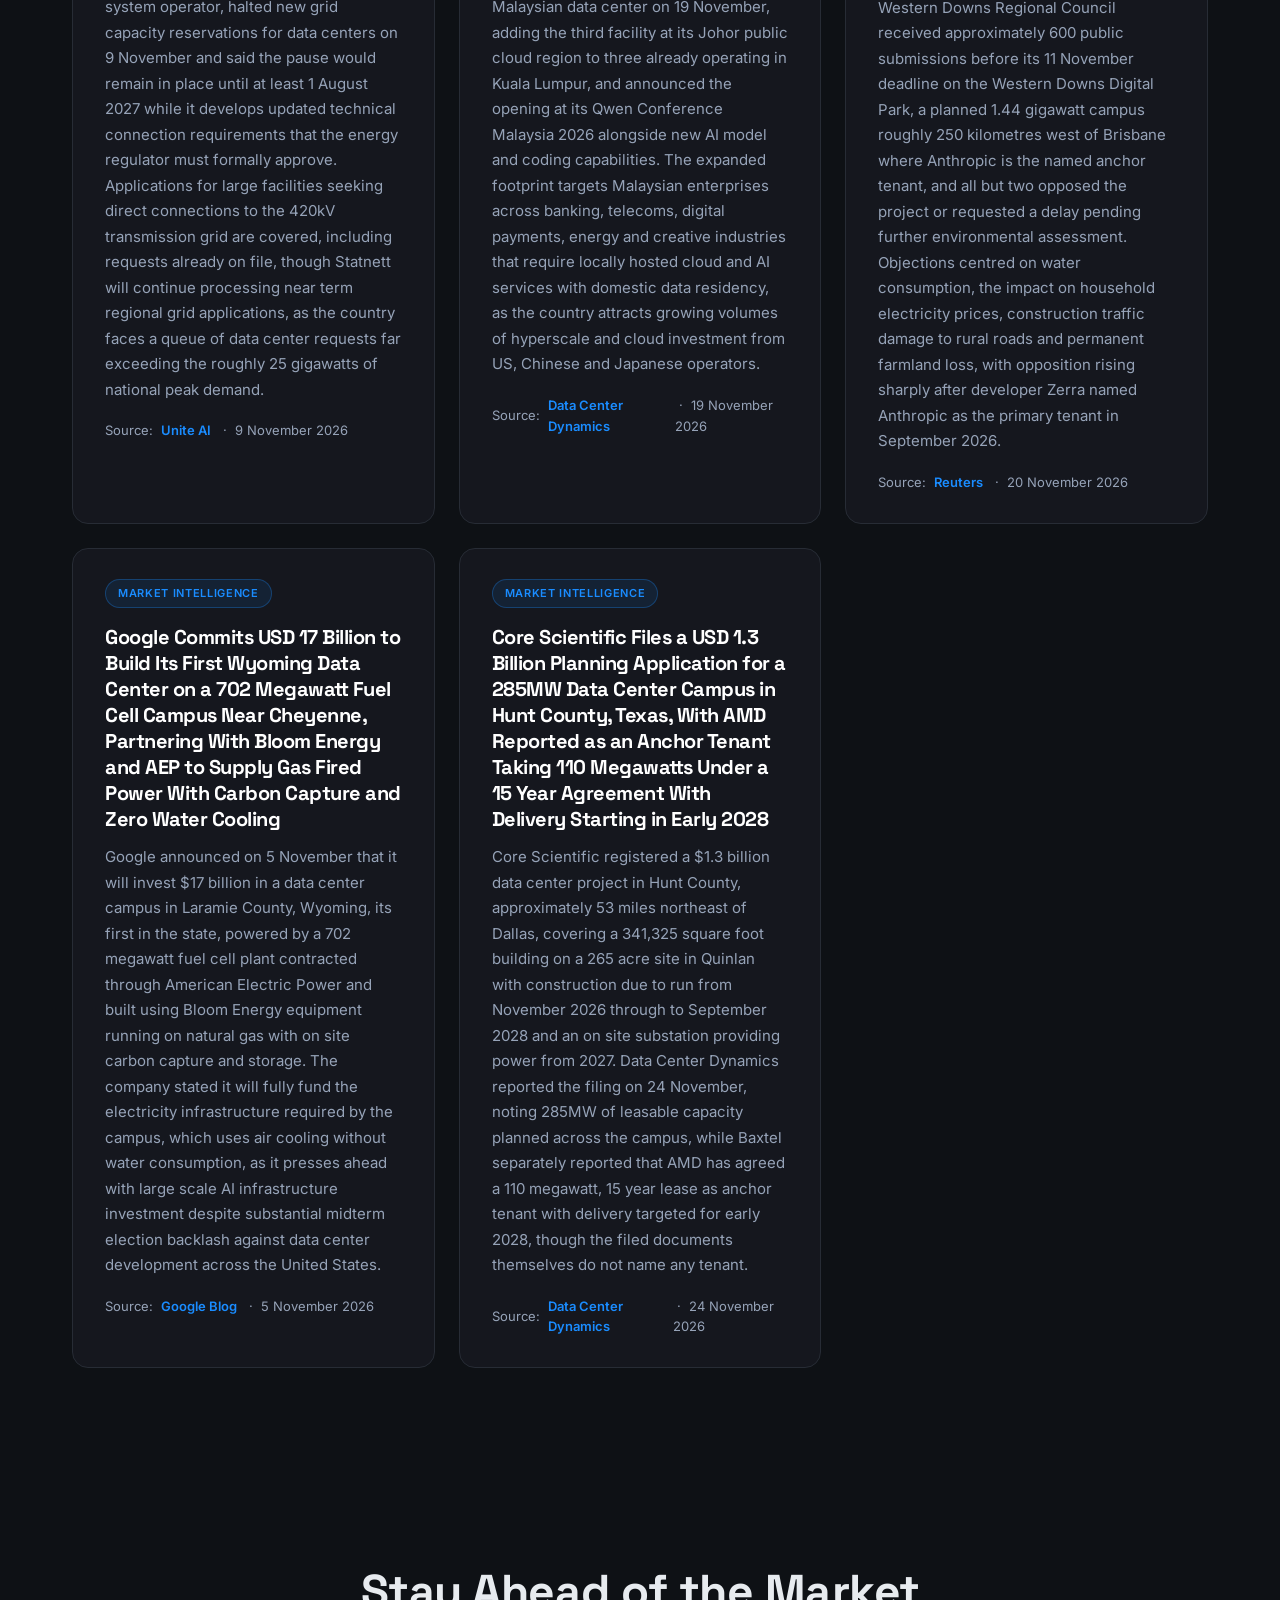
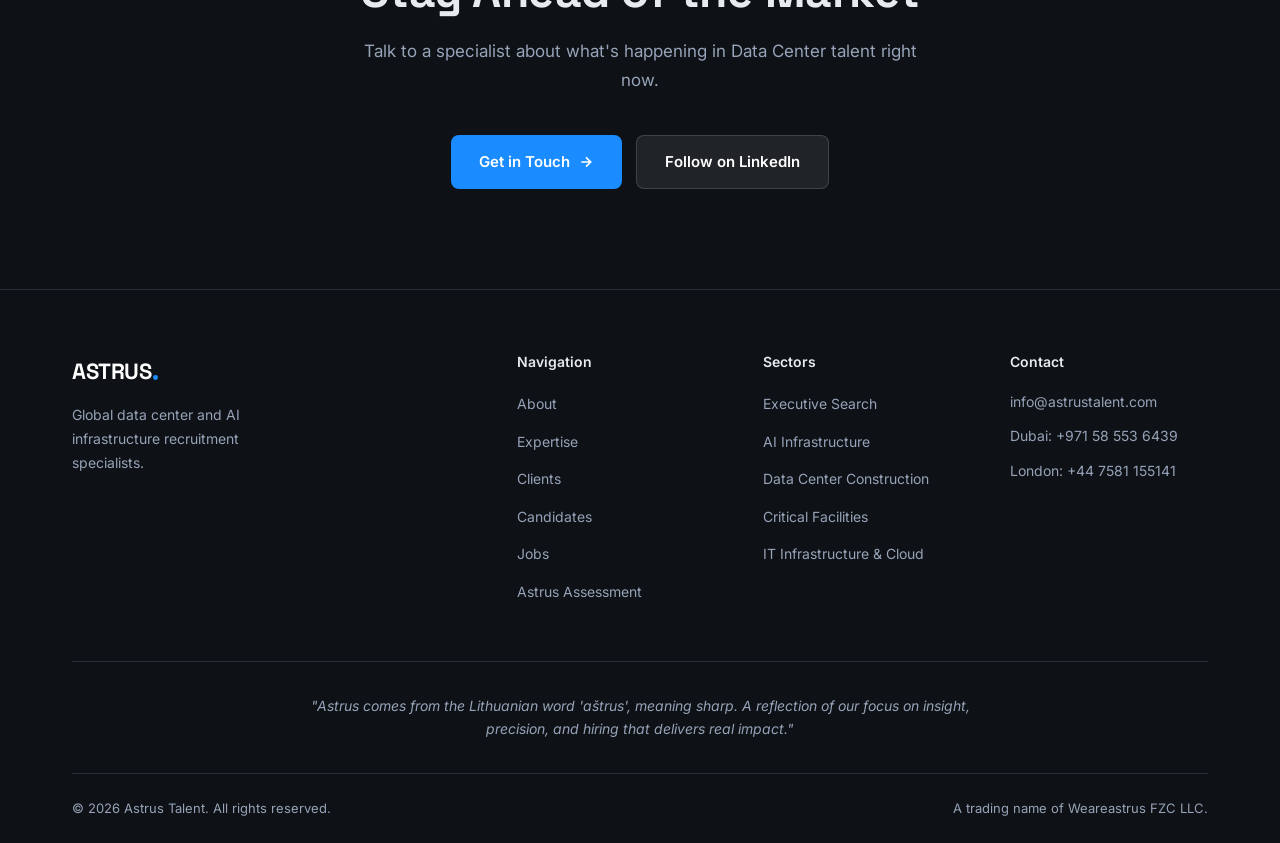
<file: insights.html>
<!DOCTYPE html>
<html lang="en">
<head>
<!-- Google tag (gtag.js) -->
<script async src="https://www.googletagmanager.com/gtag/js?id=G-Y46DG24L52"></script>
<script>
  window.dataLayer = window.dataLayer || [];
  function gtag(){dataLayer.push(arguments);}
  gtag('js', new Date());
  gtag('config', 'G-Y46DG24L52');
</script>
  <meta charset="UTF-8">
  <meta name="viewport" content="width=device-width, initial-scale=1.0">
  <title>Insights | Astrus Talent</title>
  <meta name="description" content="Market intelligence, trends, and perspectives from inside the data center and AI infrastructure talent market.">
  <link rel="canonical" href="https://astrustalent.com/insights">
  <link rel="preconnect" href="https://fonts.googleapis.com">
  <link rel="preconnect" href="https://fonts.gstatic.com" crossorigin>
  <link href="https://fonts.googleapis.com/css2?family=Space+Grotesk:wght@400;500;600;700&family=Inter:wght@400;500;600&display=swap" rel="stylesheet">
  <link rel="stylesheet" href="styles.css">
  <style>
    .updated { text-align: center; font-size: 13px; color: var(--muted); margin-top: -32px; margin-bottom: 8px; }
    .insights-wrap { padding: 40px 0 96px; }
    .insight-card {
      background: var(--card); border: 1px solid var(--card-border);
      border-radius: 16px; padding: 30px 32px; display: block;
      transition: border-color 0.2s, transform 0.2s;
    }
    .insight-card:hover { border-color: var(--blue-border); transform: translateY(-3px); }
    .insight-tag {
      display: inline-block; font-size: 11px; font-weight: 600; letter-spacing: 0.06em;
      text-transform: uppercase; color: var(--blue);
      background: var(--blue-dim); border: 1px solid var(--blue-border);
      border-radius: 20px; padding: 5px 12px; margin-bottom: 16px;
    }
    .insight-card h3 { font-size: 20px; color: #fff; margin-bottom: 12px; line-height: 1.3; }
    .insight-card p { font-size: 15px; color: var(--muted); line-height: 1.7; margin-bottom: 18px; }
    .insight-source { font-size: 13px; color: var(--muted); display: flex; align-items: center; gap: 8px; }
    .insight-source span { color: var(--blue); font-weight: 600; }
  </style>
  <link rel="icon" type="image/svg+xml" href="/favicon.svg">
  <link rel="icon" type="image/png" sizes="512x512" href="/icon-512.png">
  <link rel="apple-touch-icon" href="/icon-512.png">
  <meta property="og:image" content="https://astrustalent.com/og-image.png">
  <meta property="og:image:width" content="1200">
  <meta property="og:image:height" content="630">
  <meta property="og:image:alt" content="Astrus Talent, data center and AI infrastructure recruitment specialists">
  <meta name="twitter:image" content="https://astrustalent.com/og-image.png">
  <meta name="twitter:card" content="summary_large_image">
  <meta property="og:type" content="website">
  <meta property="og:url" content="https://astrustalent.com/insights">
  <meta property="og:title" content="Insights | Astrus Talent">
  <meta property="og:description" content="Market intelligence, trends, and perspectives from inside the data center and AI infrastructure talent market.">
  <meta property="og:site_name" content="Astrus Talent">
</head>
<body>

  <nav>
    <div class="container">
      <div class="nav-inner">
        <a href="index.html" class="wordmark">ASTRUS<span class="dot"></span></a>
        <ul class="nav-links nav-links-desktop">
          <li><a href="index.html">Home</a></li>
          <li><a href="about.html">About</a></li>
          <li><a href="expertise.html">Expertise</a></li>
          <li><a href="clients.html">Clients</a></li>
          <li><a href="candidates.html">Candidates</a></li>
          <li><a href="jobs.html">Jobs</a></li>
          <li><a href="insights.html" class="active">Insights</a></li>
          <li><a href="assessment.html">Assessment</a></li>
        </ul>
        <div style="display:flex;align-items:center;gap:12px;">
          <a href="contact.html" class="btn-nav">Get in Touch</a>
          <button class="nav-toggle" id="nav-toggle" aria-label="Open menu"><span></span><span></span><span></span></button>
        </div>
      </div>
    </div>
  </nav>

  <div class="mobile-menu" id="mobile-menu">
    <a href="index.html">Home</a>
    <a href="about.html">About</a>
    <a href="expertise.html">Expertise</a>
    <a href="clients.html">Clients</a>
    <a href="candidates.html">Candidates</a>
    <a href="jobs.html">Jobs</a>
    <a href="insights.html">Insights</a>
    <a href="assessment.html">Assessment</a>
    <a href="contact.html" class="btn-nav" style="width:fit-content;margin-top:8px;">Get in Touch</a>
  </div>

  <section class="page-header">
    <div class="container">
      <p class="page-eyebrow">Insights</p>
      <h1>Market <span style="color:var(--blue)">Intelligence</span></h1>
      <p>Trends, analysis, and perspectives from inside the data center and AI infrastructure talent market.</p>
    </div>
  </section>
  <p class="updated">Last updated 28 November 2026</p>

  <!-- To add or edit an article, copy one <a class="insight-card"> block below and update the tag, title, text, source and href. -->
  <section class="insights-wrap">
    <div class="container">
      <div class="card-grid cols-3">

        <!-- Gulf / Middle East -->
        <a class="insight-card fade-up" href="https://www.datacenterdynamics.com/en/news/humain-raises-667m-for-ai-buildout-in-saudi-arabia/" target="_blank" rel="noopener">
          <span class="insight-tag">Market Intelligence</span>
          <h3>Saudi Arabia's National Infrastructure Fund Signs Two Financing Agreements With HUMAIN Worth SAR 2.5 Billion to Fund GPU Procurement for a 25MW AI Computing Facility and Grid Infrastructure Designed to Support Up to 1 Gigawatt of Future IT Capacity</h3>
          <p>Saudi Arabia's National Infrastructure Fund (Infra) and HUMAIN, the Public Investment Fund backed AI company, signed two financing agreements on 9 November totalling up to SAR 2.5 billion, equivalent to approximately $667 million. The first tranche of up to SAR 1.1 billion funds GPU procurement for an initial 25MW AI computing facility, while a second tranche of up to SAR 1.4 billion covers substations, transmission and grid connections designed to support up to 1 gigawatt of IT capacity, marking the first deals under Infra's AI Data Center Financing Program.</p>
          <div class="insight-source">Source: <span>Data Center Dynamics</span> &nbsp;&middot;&nbsp; 9 November 2026</div>
        </a>

        <a class="insight-card fade-up" href="https://www.datacenterdynamics.com/en/news/uae-telco-du-launches-sovereign-ai-platform/" target="_blank" rel="noopener">
          <span class="insight-tag">Market Intelligence</span>
          <h3>UAE Telecoms Operator du Launches National HyperAI Across Five Data Centers, Combining Sovereign AI Inference, GPU as a Service and Autonomous Agent Workflows Into a Single Platform Certified by the UAE Cyber Security Council</h3>
          <p>du, the UAE based telecoms and technology operator, announced National HyperAI on 16 November, a sovereign AI platform that bundles GPU as a service, model as a service and autonomous agent capabilities on the company's National Hypercloud infrastructure, certified by the UAE Cyber Security Council. The platform is designed to serve government ministries, national security authorities and enterprise customers who require AI computing with domestic data residency, targeting organisations across the UAE that cannot place sensitive workloads on international cloud infrastructure.</p>
          <div class="insight-source">Source: <span>Data Center Dynamics</span> &nbsp;&middot;&nbsp; 16 November 2026</div>
        </a>

        <!-- Europe / EMEA -->
        <a class="insight-card fade-up" href="https://www.euronews.com/2026/11/26/eu-wants-more-data-centres-but-wont-force-new-green-commitments-leaked-draft-reveals" target="_blank" rel="noopener">
          <span class="insight-tag">Market Intelligence</span>
          <h3>Leaked European Commission Draft Sets an Ambition to Triple EU Data Center Capacity to 37 Gigawatts Through Voluntary Tripartite Agreements While Rejecting Mandatory Green Energy Rules That Environmental Groups Warn Would Leave Grid Costs With Households</h3>
          <p>A draft European Commission proposal reported by Euronews on 26 November proposes roughly tripling EU data center capacity from approximately 12 gigawatts in 2025 to 37 gigawatts within five to seven years, using a framework of voluntary local agreements covering grid access, renewables, storage, flexibility and waste heat reuse. The draft does not impose binding green commitments on new facilities, drawing criticism from environmental campaigners who argue the approach transfers grid strain and rising electricity costs to households while giving operators no binding sustainability obligations.</p>
          <div class="insight-source">Source: <span>Euronews</span> &nbsp;&middot;&nbsp; 26 November 2026</div>
        </a>

        <a class="insight-card fade-up" href="https://www.unite.ai/statnett-pauses-data-center-grid-reservations-pending-new-technical-rules/" target="_blank" rel="noopener">
          <span class="insight-tag">Market Intelligence</span>
          <h3>Norway's Grid Operator Statnett Pauses New Data Center Grid Reservations Until August 2027 After Incoming Applications Totalling 34 Gigawatts Exceeded the Country's Entire National Peak Electricity Demand</h3>
          <p>Statnett, Norway's national transmission system operator, halted new grid capacity reservations for data centers on 9 November and said the pause would remain in place until at least 1 August 2027 while it develops updated technical connection requirements that the energy regulator must formally approve. Applications for large facilities seeking direct connections to the 420kV transmission grid are covered, including requests already on file, though Statnett will continue processing near term regional grid applications, as the country faces a queue of data center requests far exceeding the roughly 25 gigawatts of national peak demand.</p>
          <div class="insight-source">Source: <span>Unite AI</span> &nbsp;&middot;&nbsp; 9 November 2026</div>
        </a>

        <!-- Asia Pacific -->
        <a class="insight-card fade-up" href="https://www.datacenterdynamics.com/en/news/alibaba-cloud-launches-sixth-data-center-in-malaysia/" target="_blank" rel="noopener">
          <span class="insight-tag">Market Intelligence</span>
          <h3>Alibaba Cloud Opens Its Sixth Malaysian Data Center and Third in Johor, Expanding Its Global Network to 109 Availability Zones as Malaysia Grows Into a Leading Southeast Asian Hub for Sovereign Cloud and AI Infrastructure</h3>
          <p>Alibaba Cloud inaugurated its sixth Malaysian data center on 19 November, adding the third facility at its Johor public cloud region to three already operating in Kuala Lumpur, and announced the opening at its Qwen Conference Malaysia 2026 alongside new AI model and coding capabilities. The expanded footprint targets Malaysian enterprises across banking, telecoms, digital payments, energy and creative industries that require locally hosted cloud and AI services with domestic data residency, as the country attracts growing volumes of hyperscale and cloud investment from US, Chinese and Japanese operators.</p>
          <div class="insight-source">Source: <span>Data Center Dynamics</span> &nbsp;&middot;&nbsp; 19 November 2026</div>
        </a>

        <a class="insight-card fade-up" href="https://www.thestar.com.my/tech/tech-news/2026/11/20/anthropic039s-australian-data-centre-overwhelmingly-opposed-by-residents" target="_blank" rel="noopener">
          <span class="insight-tag">Market Intelligence</span>
          <h3>All But Two of Nearly 600 Public Submissions Oppose Anthropic's Planned 1.44 Gigawatt Data Center Campus in Queensland's Western Downs, With Residents Raising Concerns Over Water Use, Electricity Costs and the Loss of Productive Farmland</h3>
          <p>Western Downs Regional Council received approximately 600 public submissions before its 11 November deadline on the Western Downs Digital Park, a planned 1.44 gigawatt campus roughly 250 kilometres west of Brisbane where Anthropic is the named anchor tenant, and all but two opposed the project or requested a delay pending further environmental assessment. Objections centred on water consumption, the impact on household electricity prices, construction traffic damage to rural roads and permanent farmland loss, with opposition rising sharply after developer Zerra named Anthropic as the primary tenant in September 2026.</p>
          <div class="insight-source">Source: <span>Reuters</span> &nbsp;&middot;&nbsp; 20 November 2026</div>
        </a>

        <!-- United States -->
        <a class="insight-card fade-up" href="https://blog.google/innovation-and-ai/infrastructure-and-cloud/global-network/wyoming-data-center/" target="_blank" rel="noopener">
          <span class="insight-tag">Market Intelligence</span>
          <h3>Google Commits USD 17 Billion to Build Its First Wyoming Data Center on a 702 Megawatt Fuel Cell Campus Near Cheyenne, Partnering With Bloom Energy and AEP to Supply Gas Fired Power With Carbon Capture and Zero Water Cooling</h3>
          <p>Google announced on 5 November that it will invest $17 billion in a data center campus in Laramie County, Wyoming, its first in the state, powered by a 702 megawatt fuel cell plant contracted through American Electric Power and built using Bloom Energy equipment running on natural gas with on site carbon capture and storage. The company stated it will fully fund the electricity infrastructure required by the campus, which uses air cooling without water consumption, as it presses ahead with large scale AI infrastructure investment despite substantial midterm election backlash against data center development across the United States.</p>
          <div class="insight-source">Source: <span>Google Blog</span> &nbsp;&middot;&nbsp; 5 November 2026</div>
        </a>

        <a class="insight-card fade-up" href="https://www.datacenterdynamics.com/en/news/core-scientific-files-for-285mw-data-center-outside-dallas-texas/" target="_blank" rel="noopener">
          <span class="insight-tag">Market Intelligence</span>
          <h3>Core Scientific Files a USD 1.3 Billion Planning Application for a 285MW Data Center Campus in Hunt County, Texas, With AMD Reported as an Anchor Tenant Taking 110 Megawatts Under a 15 Year Agreement With Delivery Starting in Early 2028</h3>
          <p>Core Scientific registered a $1.3 billion data center project in Hunt County, approximately 53 miles northeast of Dallas, covering a 341,325 square foot building on a 265 acre site in Quinlan with construction due to run from November 2026 through to September 2028 and an on site substation providing power from 2027. Data Center Dynamics reported the filing on 24 November, noting 285MW of leasable capacity planned across the campus, while Baxtel separately reported that AMD has agreed a 110 megawatt, 15 year lease as anchor tenant with delivery targeted for early 2028, though the filed documents themselves do not name any tenant.</p>
          <div class="insight-source">Source: <span>Data Center Dynamics</span> &nbsp;&middot;&nbsp; 24 November 2026</div>
        </a>

      </div>
    </div>
  </section>

  <section class="cta-band">
    <div class="container">
      <h2 class="fade-up">Stay Ahead of the Market</h2>
      <p class="fade-up">Talk to a specialist about what's happening in Data Center talent right now.</p>
      <div class="cta-buttons fade-up">
        <a href="contact.html" class="btn-primary">Get in Touch
          <svg viewBox="0 0 24 24" fill="none" stroke="currentColor" stroke-width="2.5"><path d="M5 12h14M12 5l7 7-7 7"/></svg>
        </a>
        <a href="https://linkedin.com/company/astrus-talent" target="_blank" rel="noopener" class="btn-secondary">Follow on LinkedIn</a>
      </div>
    </div>
  </section>

  <footer>
    <div class="container">
      <div class="footer-grid">
        <div class="footer-brand">
          <a href="index.html" class="wordmark">ASTRUS<span class="dot"></span></a>
          <p>Global data center and AI infrastructure recruitment specialists.</p>
        </div>
        <div class="footer-col">
          <h4>Navigation</h4>
          <ul>
            <li><a href="about.html">About</a></li>
            <li><a href="expertise.html">Expertise</a></li>
            <li><a href="clients.html">Clients</a></li>
            <li><a href="candidates.html">Candidates</a></li>
            <li><a href="jobs.html">Jobs</a></li>
            <li><a href="assessment.html">Astrus Assessment</a></li>
          </ul>
        </div>
        <div class="footer-col">
          <h4>Sectors</h4>
          <ul>
            <li><a href="expertise.html">Executive Search</a></li>
            <li><a href="expertise.html">AI Infrastructure</a></li>
            <li><a href="expertise.html">Data Center Construction</a></li>
            <li><a href="expertise.html">Critical Facilities</a></li>
            <li><a href="expertise.html">IT Infrastructure &amp; Cloud</a></li>
          </ul>
        </div>
        <div class="footer-col">
          <h4>Contact</h4>
          <div style="display:flex;flex-direction:column;gap:12px;">
            <div class="contact-item"><a href="mailto:info@astrustalent.com">info@astrustalent.com</a></div>
            <div class="contact-item">Dubai: <a href="tel:+971585536439">+971 58 553 6439</a></div>
            <div class="contact-item">London: <a href="tel:+447581155141">+44 7581 155141</a></div>
          </div>
        </div>
      </div>
      <div class="footer-quote">
        <p>"Astrus comes from the Lithuanian word 'aštrus', meaning sharp. A reflection of our focus on insight, precision, and hiring that delivers real impact."</p>
      </div>
      <div class="footer-bottom">
        <span>© 2026 Astrus Talent. All rights reserved.</span>
        <span>A trading name of Weareastrus FZC LLC.</span>
      </div>
    </div>
  </footer>

  <a class="wa-float" href="https://wa.me/971585536439" target="_blank" rel="noopener" aria-label="Chat on WhatsApp">
    <svg viewBox="0 0 24 24"><path d="M17.5 14.4c-.3-.2-1.7-.9-2-1-.3-.1-.5-.1-.7.2-.2.3-.7 1-.9 1.1-.2.2-.3.2-.6.1-.3-.2-1.2-.5-2.3-1.4-.9-.8-1.4-1.7-1.6-2-.2-.3 0-.5.1-.6l.5-.5c.1-.2.2-.3.3-.5.1-.2 0-.4 0-.5s-.7-1.6-.9-2.2c-.2-.6-.5-.5-.7-.5h-.6c-.2 0-.5.1-.8.4-.3.3-1 1-1 2.4s1 2.8 1.2 3c.2.2 2 3.1 4.9 4.3.7.3 1.2.5 1.6.6.7.2 1.3.2 1.8.1.5-.1 1.7-.7 1.9-1.4.2-.7.2-1.2.2-1.4-.1-.1-.3-.2-.6-.3zM12 2a10 10 0 0 0-8.5 15.3L2 22l4.8-1.5A10 10 0 1 0 12 2z"/></svg>
  </a>

  <script src="app.js"></script>
  <script src="newsletter.js"></script>
</body>
</html>
</file>
<file: styles.css>
/* ==========================================================================
   ASTRUS TALENT — shared design system
   Edit colours, fonts and spacing here to restyle the whole site at once.
   ========================================================================== */

*, *::before, *::after { box-sizing: border-box; margin: 0; padding: 0; }

:root {
  --bg: #0e1115;
  --card: rgba(23,26,33,0.8);
  --card2: #21242c;
  --card-border: #272c35;
  --blue: #1a8cff;
  --blue-dim: rgba(26,140,255,0.1);
  --blue-border: rgba(26,140,255,0.3);
  --teal: #0098a1;
  --teal-dim: rgba(0,152,161,0.12);
  --teal-border: rgba(0,152,161,0.35);
  --text: #e7ebef;
  --muted: #96a3b8;
  --nav-h: 72px;
}

html { scroll-behavior: smooth; }

/* anchored form/section targets land below the fixed nav, not under it */
[id] { scroll-margin-top: 96px; }

body {
  background: var(--bg);
  color: var(--text);
  font-family: 'Inter', sans-serif;
  font-size: 16px;
  line-height: 1.6;
  -webkit-font-smoothing: antialiased;
}

h1, h2, h3, h4 {
  font-family: 'Space Grotesk', sans-serif;
  font-weight: 700;
  letter-spacing: -0.5px;
  line-height: 1.2;
}

a { color: inherit; text-decoration: none; }

.container { max-width: 1200px; margin: 0 auto; padding: 0 32px; }
.container-narrow { max-width: 1000px; margin: 0 auto; padding: 0 32px; }

/* ── NAV ── */
nav {
  position: fixed; top: 0; left: 0; right: 0;
  height: var(--nav-h); z-index: 100;
  background: rgba(14,17,21,0.9);
  backdrop-filter: blur(16px);
  -webkit-backdrop-filter: blur(16px);
  border-bottom: 1px solid var(--card-border);
}
nav .container { height: 100%; }
.nav-inner { display: flex; align-items: center; justify-content: space-between; height: 100%; }
.wordmark {
  font-family: 'Space Grotesk', sans-serif; font-weight: 700;
  font-size: 22px; letter-spacing: -0.5px; color: #fff;
  display: inline-flex; align-items: baseline;
}
.wordmark .dot {
  display: inline-block; width: 0.22em; height: 0.22em;
  border-radius: 50%; background: var(--blue);
  margin-left: 2px; position: relative; top: 0.02em;
}
.nav-links { display: flex; align-items: center; gap: 30px; list-style: none; }
.nav-links a { font-size: 14px; font-weight: 500; color: var(--muted); transition: color 0.2s; }
.nav-links a:hover, .nav-links a.active { color: #fff; }
.btn-nav {
  background: var(--blue); color: #fff;
  font-family: 'Inter', sans-serif; font-weight: 600; font-size: 14px;
  padding: 10px 22px; border-radius: 8px; border: none; cursor: pointer;
  transition: background 0.2s, transform 0.15s; display: inline-block;
}
.btn-nav:hover { background: #1578e0; transform: translateY(-1px); }
.nav-toggle {
  display: none; flex-direction: column; gap: 5px;
  cursor: pointer; background: none; border: none; padding: 4px;
}
.nav-toggle span { display: block; width: 22px; height: 2px; background: var(--text); border-radius: 2px; }

.mobile-menu {
  display: none; position: fixed; top: var(--nav-h);
  left: 0; right: 0; bottom: 0; background: var(--bg);
  z-index: 99; padding: 36px 32px; flex-direction: column; gap: 22px;
  border-top: 1px solid var(--card-border); overflow-y: auto;
}
.mobile-menu.open { display: flex; }
.mobile-menu a { font-family: 'Space Grotesk', sans-serif; font-size: 22px; font-weight: 700; color: var(--text); letter-spacing: -0.3px; }
.mobile-menu a:hover { color: var(--blue); }

/* ── BUTTONS ── */
.btn-primary {
  background: var(--blue); color: #fff;
  font-family: 'Inter', sans-serif; font-weight: 600; font-size: 15px;
  padding: 14px 28px; border-radius: 8px; border: none; cursor: pointer;
  display: inline-flex; align-items: center; gap: 8px;
  transition: background 0.2s, transform 0.15s;
}
.btn-primary:hover { background: #1578e0; transform: translateY(-1px); }
.btn-primary svg { width: 16px; height: 16px; }
.btn-secondary {
  background: rgba(255,255,255,0.08); color: #fff;
  font-family: 'Inter', sans-serif; font-weight: 600; font-size: 15px;
  padding: 14px 28px; border-radius: 8px; border: 1px solid rgba(255,255,255,0.15);
  cursor: pointer; display: inline-block; transition: background 0.2s, transform 0.15s;
}
.btn-secondary:hover { background: rgba(255,255,255,0.14); transform: translateY(-1px); }

/* ── PAGE HEADER ── */
.page-header { padding: calc(var(--nav-h) + 80px) 0 56px; text-align: center; }
.page-eyebrow {
  font-size: 12px; font-weight: 600; letter-spacing: 0.14em;
  text-transform: uppercase; color: var(--blue); margin-bottom: 16px;
}
.page-header h1 { font-size: clamp(34px, 5vw, 56px); color: var(--text); margin-bottom: 18px; }
.page-header p { font-size: 18px; color: var(--muted); max-width: 620px; margin: 0 auto; line-height: 1.7; }

/* ── SECTION HEADERS ── */
.section-eyebrow {
  font-size: 12px; font-weight: 600; letter-spacing: 0.14em;
  text-transform: uppercase; color: var(--blue); text-align: center; margin-bottom: 14px;
}
.section-title { font-size: clamp(28px, 3.5vw, 44px); color: var(--text); text-align: center; margin-bottom: 16px; }
.section-sub { font-size: 17px; color: var(--muted); text-align: center; max-width: 620px; margin: 0 auto 56px; line-height: 1.7; }

/* ── GENERIC CARD GRID ── */
.card-grid { display: grid; gap: 24px; }
.card-grid.cols-2 { grid-template-columns: repeat(2, 1fr); }
.card-grid.cols-3 { grid-template-columns: repeat(3, 1fr); }
.card-grid.cols-4 { grid-template-columns: repeat(4, 1fr); }

.feature-card {
  background: var(--card); border: 1px solid var(--card-border);
  border-radius: 12px; padding: 32px; transition: border-color 0.2s, transform 0.2s;
}
.feature-card:hover { border-color: var(--blue-border); transform: translateY(-3px); }
.feature-icon {
  width: 48px; height: 48px; border-radius: 12px;
  display: flex; align-items: center; justify-content: center;
  background: var(--blue-dim); margin-bottom: 20px;
}
.feature-icon svg { width: 24px; height: 24px; stroke: var(--blue); }
.feature-card h3 { font-size: 20px; color: var(--text); margin-bottom: 10px; }
.feature-card p { font-size: 15px; color: var(--muted); line-height: 1.7; }

/* pill list used inside expertise / assessment cards */
.pill-list { list-style: none; display: flex; flex-wrap: wrap; gap: 8px; margin-top: 4px; }
.pill-list li {
  font-size: 12px; color: var(--blue);
  background: var(--blue-dim); border: none;
  border-radius: 9999px; padding: 4px 12px;
}

/* dotted list */
.dot-list { list-style: none; display: flex; flex-direction: column; gap: 10px; }
.dot-list li { font-size: 15px; color: var(--muted); display: flex; align-items: center; gap: 10px; }
.dot-list li::before { content: ''; width: 6px; height: 6px; border-radius: 50%; background: var(--blue); flex-shrink: 0; }

/* ── PROCESS STEPS ── */
.steps { display: grid; grid-template-columns: repeat(4, 1fr); gap: 24px; }
.step { background: var(--card); border: 1px solid var(--card-border); border-radius: 12px; padding: 32px 28px; }
.step-num {
  font-family: 'Space Grotesk', sans-serif; font-weight: 700; font-size: 15px;
  width: 40px; height: 40px; border-radius: 10px;
  background: var(--blue-dim); color: var(--blue);
  display: flex; align-items: center; justify-content: center; margin-bottom: 20px;
}
.step h3 { font-size: 18px; color: var(--text); margin-bottom: 10px; }
.step p { font-size: 14px; color: var(--muted); line-height: 1.7; }

/* ── FORMS ── */
.form-card {
  background: var(--card); border: 1px solid var(--card-border);
  border-radius: 18px; padding: 40px;
}
.form-row { display: grid; grid-template-columns: 1fr 1fr; gap: 16px; }
.form-group { margin-bottom: 18px; }
.form-label { display: block; font-size: 13px; font-weight: 600; color: var(--muted); margin-bottom: 7px; letter-spacing: 0.02em; }
.req { color: var(--blue); }
.form-input {
  width: 100%; background: rgba(255,255,255,0.04); border: 1px solid rgba(255,255,255,0.1);
  border-radius: 8px; color: var(--text); font-family: inherit; font-size: 15px;
  padding: 12px 14px; outline: none; transition: border-color 0.15s, box-shadow 0.15s;
}
.form-input:focus { border-color: var(--blue); box-shadow: 0 0 0 3px rgba(26,140,255,0.12); }
/* keep the dark theme on browser-autofilled / selected fields (no white boxes) */
input:-webkit-autofill,
input:-webkit-autofill:hover,
input:-webkit-autofill:focus,
input:-webkit-autofill:active,
textarea:-webkit-autofill,
select:-webkit-autofill {
  -webkit-text-fill-color: var(--text) !important;
  -webkit-box-shadow: 0 0 0 1000px #20232a inset !important;
  box-shadow: 0 0 0 1000px #20232a inset !important;
  caret-color: var(--text);
  transition: background-color 9999s ease-in-out 0s;
}
.form-input::placeholder { color: rgba(139,154,176,0.5); }
textarea.form-input { resize: none; min-height: 120px; line-height: 1.6; }
.phone-field { display: flex; gap: 8px; }
.phone-field .phone-code { flex: 0 0 116px; max-width: 116px; }
.phone-field .phone-num { flex: 1; min-width: 0; }
.file-drop { display: flex; align-items: center; gap: 12px; width: 100%; background: rgba(255,255,255,0.04); border: 1px dashed rgba(255,255,255,0.2); border-radius: 8px; padding: 14px 16px; cursor: pointer; color: var(--muted); font-size: 14px; transition: border-color .15s, background .15s, color .15s; }
.file-drop:hover { border-color: var(--blue); background: rgba(26,140,255,0.05); }
.file-drop.has-file { border-style: solid; border-color: var(--blue-border); color: var(--text); }
.file-drop svg { width: 20px; height: 20px; stroke: var(--blue); flex-shrink: 0; }
.btn-submit {
  width: 100%; background: var(--blue); color: #fff;
  font-family: 'Inter', sans-serif; font-weight: 600; font-size: 15px;
  padding: 15px; border-radius: 9px; border: none; cursor: pointer;
  transition: background 0.2s; box-shadow: 0 4px 16px rgba(26,140,255,0.3);
}
.btn-submit:hover { background: #1578e0; }
.privacy-note { font-size: 12px; color: var(--muted); text-align: center; margin-top: 12px; opacity: 0.7; }

/* ── CTA BAND ── */
.cta-band { padding: 100px 0; text-align: center; background: var(--bg); }
.cta-band h2 { font-size: clamp(28px, 4vw, 46px); color: var(--text); margin-bottom: 18px; }
.cta-band p { font-size: 17px; color: var(--muted); margin: 0 auto 40px; max-width: 560px; line-height: 1.7; }
.cta-buttons { display: flex; gap: 14px; justify-content: center; flex-wrap: wrap; }

/* ── FOOTER ── */
footer { background: var(--bg); border-top: 1px solid var(--card-border); padding: 64px 0 0; }
.footer-grid { display: grid; grid-template-columns: 2fr 1fr 1fr 1fr; gap: 48px; padding-bottom: 56px; border-bottom: 1px solid var(--card-border); }
.footer-brand p { font-size: 14px; color: var(--muted); margin-top: 14px; line-height: 1.7; max-width: 240px; }
.footer-col h4 { font-family: 'Inter', sans-serif; font-size: 14px; font-weight: 600; letter-spacing: normal; text-transform: none; color: var(--text); margin-bottom: 20px; }
.footer-col ul { list-style: none; display: flex; flex-direction: column; gap: 12px; }
.footer-col ul a { font-size: 14px; color: var(--muted); transition: color 0.2s; }
.footer-col ul a:hover { color: var(--text); }
.contact-item { font-size: 14px; color: var(--muted); line-height: 1.6; }
.contact-item a { color: var(--muted); transition: color 0.2s; }
.contact-item a:hover { color: var(--text); }
.footer-quote { padding: 32px 0; text-align: center; border-bottom: 1px solid var(--card-border); }
.footer-quote p { font-size: 14px; color: var(--muted); font-style: italic; max-width: 700px; margin: 0 auto; line-height: 1.7; }
.footer-bottom { padding: 24px 0; display: flex; align-items: center; justify-content: space-between; font-size: 13px; color: var(--muted); }

/* ── FADE IN ── */
.fade-up { opacity: 0; transform: translateY(20px); transition: opacity 0.6s ease, transform 0.6s ease; }
.fade-up.visible { opacity: 1; transform: translateY(0); }

/* ── WHATSAPP FLOAT ── */
.wa-float {
  position: fixed; right: 24px; bottom: 24px; z-index: 90;
  width: 56px; height: 56px; border-radius: 50%; background: #25d366;
  display: flex; align-items: center; justify-content: center;
  box-shadow: 0 8px 24px rgba(37,211,102,0.4); transition: transform 0.2s;
}
.wa-float:hover { transform: scale(1.06); }
.wa-float svg { width: 30px; height: 30px; fill: #fff; }

/* ── RESPONSIVE ── */
@media (max-width: 960px) {
  .card-grid.cols-2, .card-grid.cols-3, .card-grid.cols-4 { grid-template-columns: 1fr 1fr; }
  .steps { grid-template-columns: 1fr 1fr; }
  .footer-grid { grid-template-columns: 1fr 1fr; gap: 36px; }
}
@media (max-width: 640px) {
  .container, .container-narrow { padding: 0 20px; }
  .card-grid.cols-2, .card-grid.cols-3, .card-grid.cols-4 { grid-template-columns: 1fr; }
  .steps { grid-template-columns: 1fr; }
  .footer-grid { grid-template-columns: 1fr; }
  .footer-bottom { flex-direction: column; gap: 12px; text-align: center; }
  .nav-links-desktop { display: none; }
  .nav-toggle { display: flex; }
  .form-row { grid-template-columns: 1fr; }
  .form-card { padding: 28px 22px; }
}
</file>
